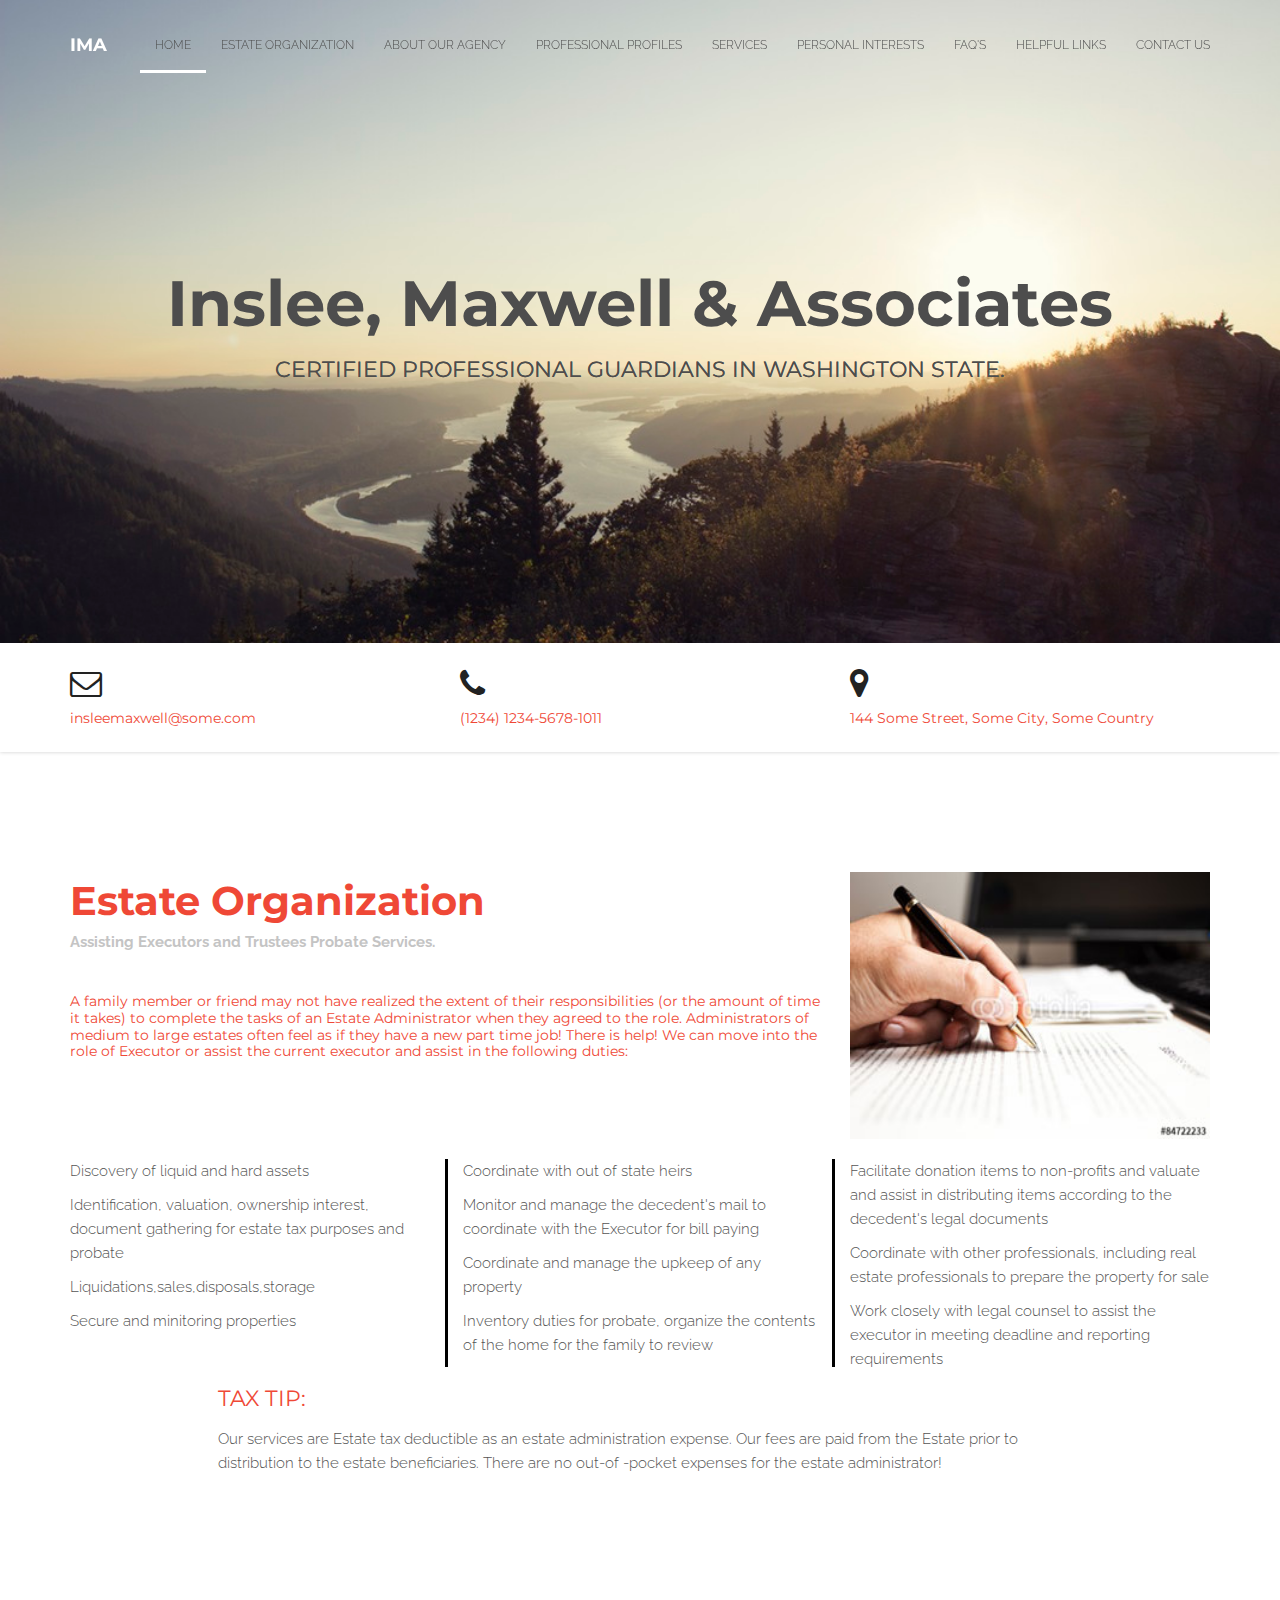
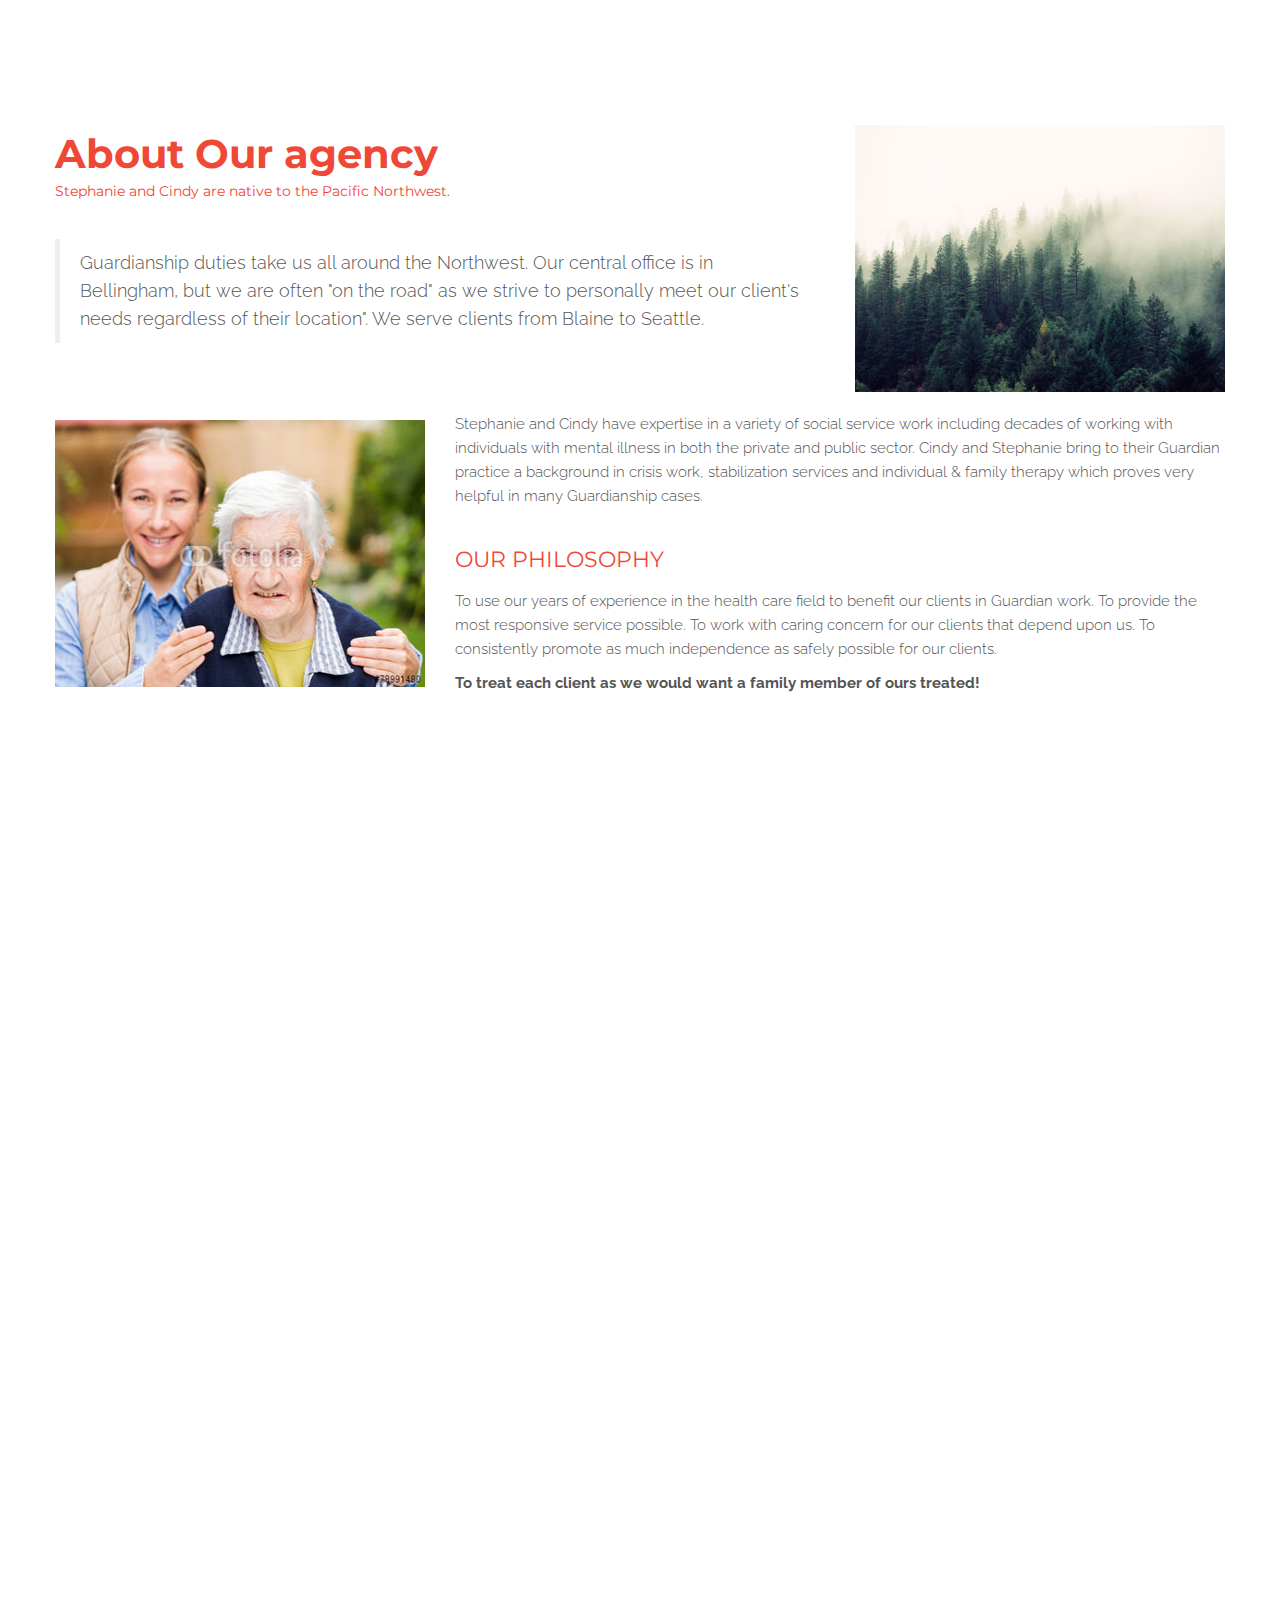
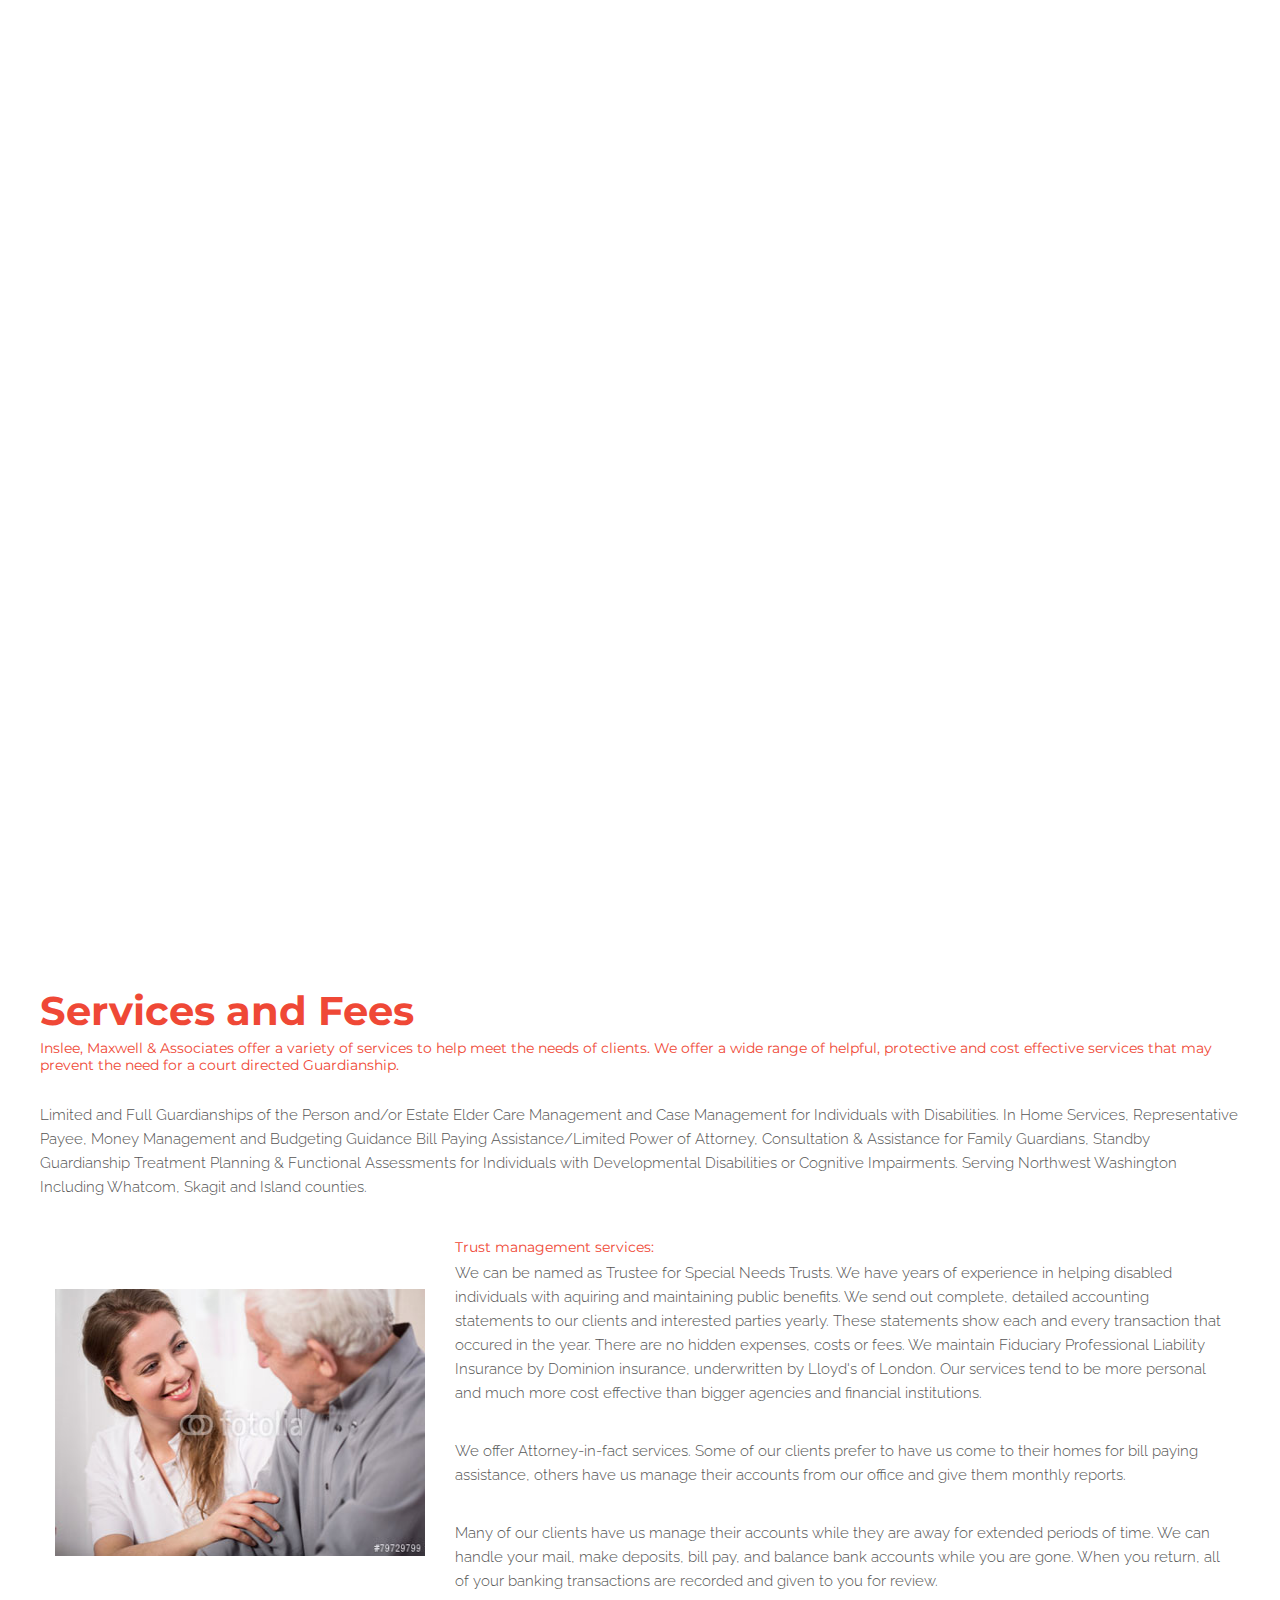
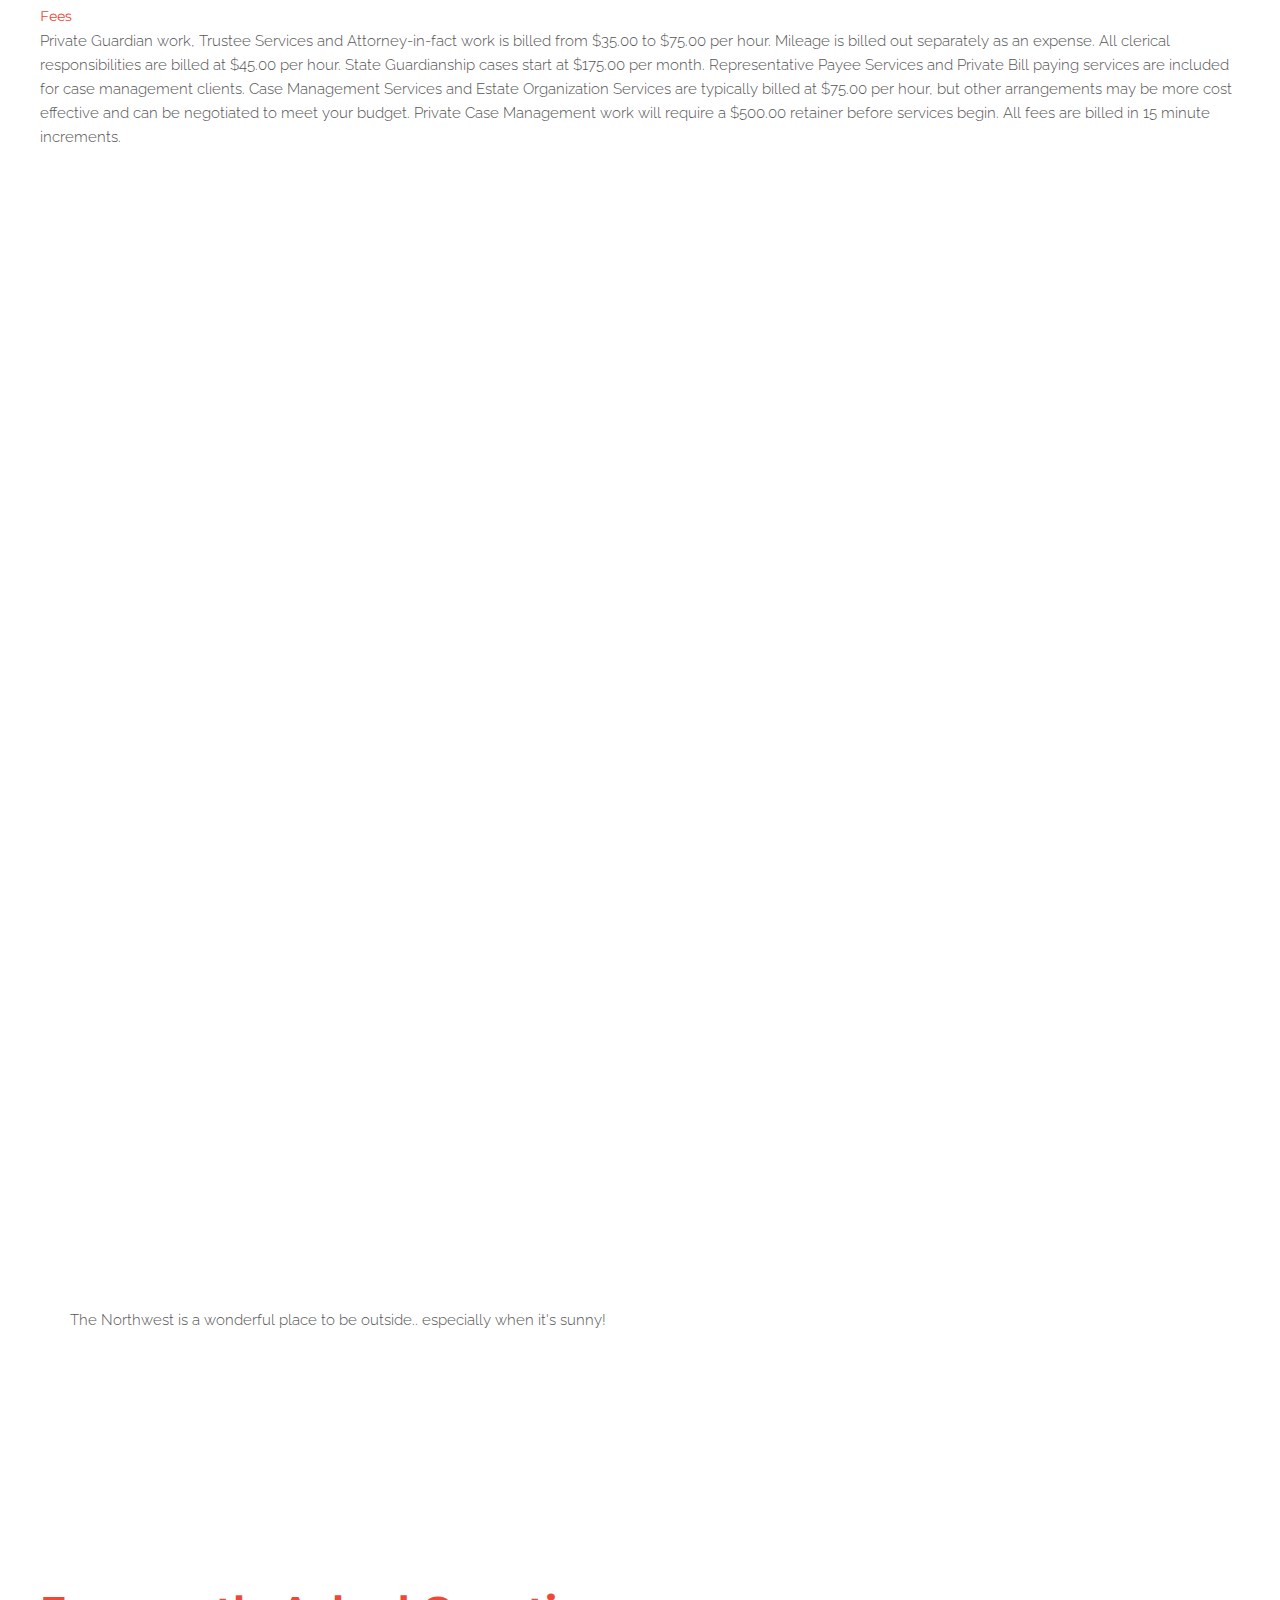
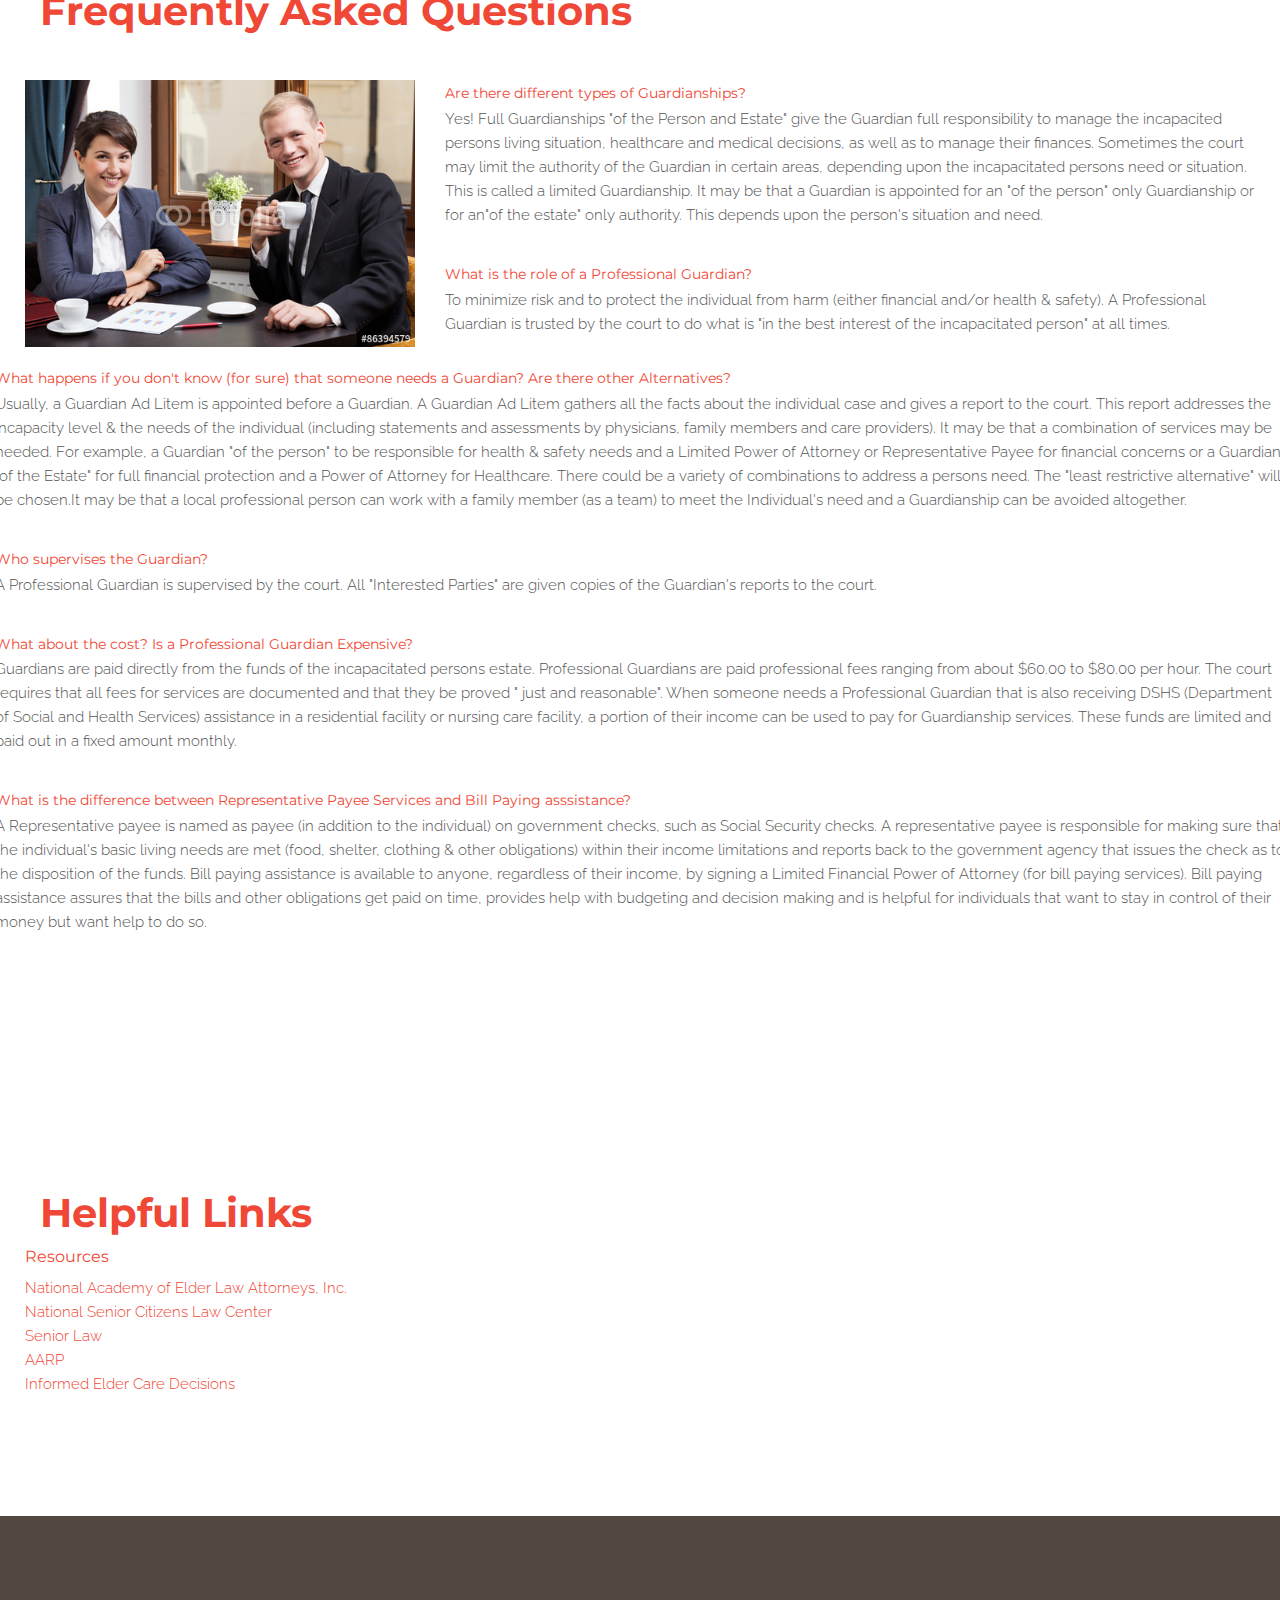
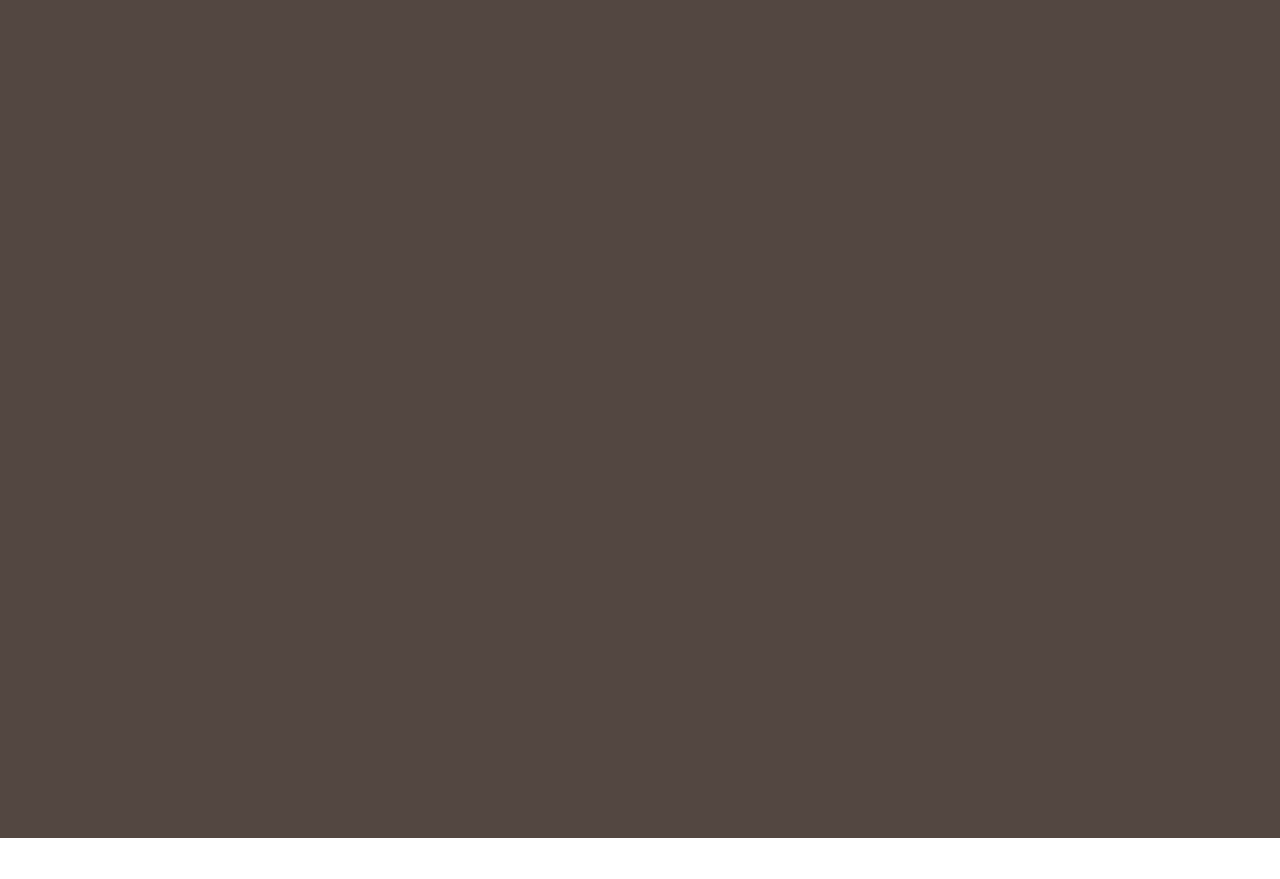
<file: Site/Slideshow/index.html>
﻿<!DOCTYPE html>
<html lang="en-US">
    
    <head>
        <meta charset="UTF-8">
        <meta name="viewport" content="width=device-width, initial-scale=1.0">
        <meta name="description" content="">
        <meta name="author" content="">
        <title>Inslee Maxwell Associates</title>
        <!-- CSS -->
        <!-- Bootstrap core CSS -->
        <link href="assets/bootstrap/css/bootstrap.min.css" rel="stylesheet" media="screen">
        <!-- Owl Carousel -->
        <link href="assets/css/owl.theme.css" rel="stylesheet">
        <link href="assets/css/owl.carousel.css" rel="stylesheet">
        <!-- Magnific-popup lightbox -->
        <link href="assets/css/magnific-popup.css" rel="stylesheet">
        <!-- Simple text rotator -->
        <link href="assets/css/simpletextrotator.css" rel="stylesheet">
        <!-- Font Awesome CSS -->
        <link href="assets/css/font-awesome.min.css" rel="stylesheet" media="screen">
        <!-- Animate css -->
        <link href="assets/css/animate.css" rel="stylesheet">
        <!-- Custom styles CSS -->
        <link href="assets/css/style.css" rel="stylesheet" media="screen">
    </head>
    
    <body>
        <div class="wrapper">
            <!-- Navigation start -->
            <nav class="navbar navbar-custom navbar-fixed-top">
                <div class="container">
                    <div class="navbar-header">
                        <button type="button" class="navbar-toggle" data-toggle="collapse" data-target="#bs-example-navbar-collapse-1">	<span class="sr-only">Toggle navigation</span>
	<span class="icon-bar"></span>
	<span class="icon-bar"></span>
	<span class="icon-bar"></span>

                        </button>	<a class="navbar-brand" href="#">IMA</a>

                    </div>
                    <div class="collapse navbar-collapse" id="bs-example-navbar-collapse-1">
                        <ul class="nav navbar-nav navbar-right">
                            <li><a href="#home">home</a>
                            </li>
                            <li><a href="#Estate">Estate Organization</a>
                            </li>
                            <li><a href="#about">About Our Agency</a>
                            </li>
                            <li><a href="#profiles">Professional Profiles</a>
                            </li>
                            <li><a href="#services">Services</a>
                            </li>
                            <li><a href="#interests">Personal Interests</a>
                            </li>
                            <li><a href="#faq">FAQ'S</a>
                            </li>
                            <li><a href="#helpful">Helpful Links</a>
                            </li>
                            <li><a href="#contact1">Contact Us</a>
                            </li>
                        </ul>
                    </div>
                </div>
            </nav>
            <!-- Navigation end -->
            <!-- Home -->
            <section id="home" class="section">
                <div class="container">
                    <div class="row">
                        <div class="col-md-12">
                            <div class="hello wow bounceInDown">
                                	<h1>Inslee, Maxwell & Associates</h1>

                                	<h3><span class="rotate">Certified Professional Guardians In Washington State. | Members of Elder Service Providers and the Alzheimer Society of Washington.
 | Members of the National Guardianship Association (NGA).</span></h3>

                            </div>
                        </div>
                    </div>
                        <!-- .row -->
                    </div>
                    <!-- .container -->
            </section>
            <!-- Home end -->
            <!-- Profile contact callout section -->
            <section id="profile-contact1">
                <div class="container">
                    <div class="row">
                        <div class="col-sm-4 wow bounceInLeft">
                            <div class="profile-item">	<i class="fa fa-envelope-o"></i>

                                	<h5><a href="#">insleemaxwell@some.com</a></h5>

                            </div>
                        </div>
                        <div class="col-sm-4 wow bounceInUp">
                            <div class="profile-item">	<i class="fa fa-phone"></i>

                                	<h5>(1234) 1234-5678-1011</h5>

                            </div>
                        </div>
                        <div class="col-sm-4 wow bounceInRight">
                            <div class="profile-item">	<i class="fa fa-map-marker"></i>

                                	<h5>144 Some Street, Some City, Some Country</h5>

                            </div>
                        </div>
                    </div>
                    <!-- .row -->
                </div>
                <!-- .container -->
            </section>
            <!-- Estate Organization start -->
            <section id="Estate" class="section">
                <div class="container">
                    <div class="row estate">
                        <div class="col-md-8 headline wow bounceInDown">
                            	<h2>Estate Organization</h2>

                            <p>Assisting Executors and Trustees Probate Services.</p>
                            <br>
                            	<h5>A family member or friend may not have realized the extent of their responsibilities (or the amount of time it takes) to complete the tasks of an Estate Administrator when they agreed to the role. Administrators of medium to large estates often feel as if they have a new part time job! 
						There is help! We can move into the role of Executor or assist the current executor and assist in the following duties:</h5>

                        </div>
                        <div class="col-md-4 pen">
                            <img src="assets/images/penandpaper.jpg" class="img-responsive" style="width: 400px; height: 267px;" alt="pen and paper">
                        </div>
                    </div>
                    <div class="row">
                        <div class="col-md-4 first-row">
                            <p>Discovery of liquid and hard assets</p>
                            <p>Identification, valuation, ownership interest, document gathering for estate tax purposes and probate</p>
                            <p>Liquidations,sales,disposals,storage</p>
                            <p>Secure and minitoring properties</p>
                        </div>
                        <div class="col-md-4 second-row">
                            <p>Coordinate with out of state heirs</p>
                            <p>Monitor and manage the decedent's mail to coordinate with the Executor for bill paying</p>
                            <p>Coordinate and manage the upkeep of any property</p>
                            <p>Inventory duties for probate, organize the contents of the home for the family to review</p>
                        </div>
                        <div class="col-md-4 third-row">
                            <p>Facilitate donation items to non-profits and valuate and assist in distributing items according to the decedent's legal documents</p>
                            <p>Coordinate with other professionals, including real estate professionals to prepare the property for sale</p>
                            <p>Work closely with legal counsel to assist the executor in meeting deadline and reporting requirements</p>
                        </div>
                    </div>
                </div>
                <div class="row">
                    <div class="col-md-2"></div>
                    <div class="col-md-8 tip">
                        	<h3>TAX TIP:</h3> 
                        <p>Our services are Estate tax deductible as an estate administration expense. Our fees are paid from the Estate prior to distribution to the estate beneficiaries. There are no out-of -pocket expenses for the estate administrator!</p>
                    </div>
                    <div class="col-md-2"></div>
                </div>
               
                <!-- .row -->
    
        <!-- .container -->
        </section>
        <!-- Estate end -->
        <!-- About Us start -->
        <section id="about" class="section">
            <div class="container">
                <div class="row">
                    <div class="row">
                        <div class="col-md-8">
                            	<h2>About Our agency</h2>

                            	<h5>Stephanie and Cindy are native to the Pacific Northwest.</h5>
                            <br>
                            <p><blockquote>Guardianship duties take us all around the Northwest. Our central office is in Bellingham, but we are often "on the road" as we strive to personally meet our client's needs regardless of their location". We serve clients from Blaine to Seattle.</blockquote>
                            </p>
                        </div>
                        <div class="col-md-4">
                            <img src="assets/images/trees.jpg" class="img-responsive" style="width: 400px; height: 267px;" alt= "trees">
                        </div>
                    </div>
                </div>
                <!-- .row -->
                <div class="row">
                    <div class="row">
                        <div class="col-md-4 caregiver">
                            <img src="assets/images/caregiver.jpg" class="img-responsive" style="width: 400px; height: 267px;" alt= "caregiver">
                        </div>
                        <div class="col-md-8 socialservice">
                            <p>Stephanie and Cindy have expertise in a variety of social service work including decades of working with individuals with mental illness in both the private and public sector. Cindy and Stephanie bring to their Guardian practice a background in crisis work, stabilization services and individual & family therapy which proves very helpful in many Guardianship cases.</p>
                            <br>
                            	<h3>Our Philosophy</h3>

                            <p>To use our years of experience in the health care field to benefit our clients in Guardian work. To provide the most responsive service possible. To work with caring concern for our clients that depend upon us. To consistently promote as much independence as safely possible for our clients.</p>
                            <p><b>To treat each client as we would want a family member of ours treated!</b>
                            </p>
                        </div>
                    </div>
                </div>
                <!-- .row -->
                <div class="row"></div>
                <!-- .row -->
            </div>
            <!-- .container -->
        </section>
        <!-- About Us end -->
        <!-- Professional Profiles -->
        <section id="profiles" class="section">
            <div class="container">
                <div class="row">
                    <div class="col-md-12 headline wow bounceInDown">
                        	<h2>Professional Profiles</h2>

                        <p>Biographical Information: When choosing a Professional Guardian, education, qualifications and experience count! However, a Client/Guardian relationship is also a uniquely personal one too. Personality and individuality should also be taken into consideration. The client and their family or care givers need feel comfortable with the Guardian to problem solve through difficult situations or decisions.</p>
                    </div>
                    <div class="col-md-3 wow bounceInLeft">
                        
                            <img src="assets/images/stephanieprofile.jpg" class="img-responsive" alt="Stephanie">
                            <br>
                            	<h4>Stephanie Inslee, MA</h4>

                  
                </div>
                    <div class="col-md-9 wow bounceInRight profile1descr">
                        <p>Stephanie has lived in Whatcom county for over 25 years. She is a Certified Professional Guardian with a BA degree in Human Services from Western Washington University and an MA degree in Psychology from Antioch University, Seattle. Stephanie is a Licensed Mental Health Counselor. For many years, she has worked in the Behavioral Health Department (mental health & chemical dependency) for a large west coast Insurance company, as well as providing services to individuals and families in private practice.The unique blend of private and public social work allows Stephanie to bring specialty to her guardian practice in mental and medical healthcare, care management, and developmental disabilities. Contact Stephanie by calling the office at 360-676-7398 or by email at stephanie@northwestguardians.com</p>
                    </div>
                </div>


                    <div class="row">
                        
                        <div class="col-md-3 wow bounceInRight">
                            
                                <img src="assets/images/cindyprofile.jpg" class="img-responsive" alt="Cindy">
                                <br>
                                	<h4>Cindy Maxwell, MA</h4>

                           
                </div>
                        <div class="col-md-9 wow bounceInLeft profile1descr">
                            <p>Cindy is a Certified Professional Guardian with a BA in Psychology from the University of Washington and an MA degree in Psychology from Antioch University, Seattle. Cindy has many years of experience providing services to "difficult to serve" populations, including the chronically mentally ill, dual diagnosed & incarcerated individuals (adults & children). Cindy is an Licensed Mental Health Counselor and has been an owner/partner in two local mental health agencies, serving a three county area. Cindy is on the Board of Directors for Elder Service Providers (ESP) in Whatcom County and brings extensive experience in mental health, cognitive impairments, care coordination and business skills to her guardianship practice. Contact Cindy by calling the office at 360-676-7398 or by email cindy@northwestguardians.com</p>
                        </div>
                    </div>
                        <div class="row">
                            
                            <div class="col-md-3 wow bounceInRight">
                                
                                    <img src="assets/images/Terriprofile.jpg" class="img-responsive" alt="Terri">
                                    <br>
                                    	<h4>Terri Briant Booth</h4>

                            
                           
                    </div>
                            <div class="col-md-9 wow bounceInLeft profile1descr">
                                <p>Terri is our case manager providing home visits and care coordination for our clients. Terri has many years of experience managing home care agencies and staff. She has special expertise in dementia care and uses her experience to better the lives of our clients. Terri is also a fabulous cook! Contact Terri by calling the office at 360-676-7398 or by email terri@northwestguardians.com</p>
                            </div>
                        </div>
                            <div class="row">
                                
                                <div class="col-md-3 wow bounceInRight">
                                    
                                        <img src="assets/images/Jamieprofile.jpg" class="img-responsive" alt="Jamie">
                                        <br>
                                        	<h4>Jamie Kaplan, MA</h4>

                                    
                            </div>
                    
                                <div class="col-md-9 wow bounceInRight profile1descr">
                                    <p>Jamie is our Accounts Manager. With humor and tenacity, she runs the office and keeps all of us organized. Jamie received her B.A. from Washington State University and then went on to attend graduate school at the University of the Pacific. In her spare time Jamie likes to travel, camp and take her VW Westfalia on road trips.</p>
                                </div>
                            </div>
                         </div>
                     

                            <!-- .container -->
        </section>
        <!-- Profiles end -->
        <!-- Services start -->
        
        <section id="services" class="section">
            <div class="container">
                <div class="row">
                    <div class="row">
                        <div class="">
                            	<h2>Services and Fees</h2>

                            	<h5>Inslee, Maxwell & Associates offer a variety of services to help meet the needs of clients. We offer a wide range of helpful, protective and cost effective services that may prevent the need for a court directed Guardianship.</h5>
                            <br>
                        </div>
                        <div class="">
                            <p>Limited and Full Guardianships of the Person and/or Estate Elder Care Management and Case Management for Individuals with Disabilities. In Home Services, Representative Payee, Money Management and Budgeting Guidance Bill Paying Assistance/Limited Power of Attorney, Consultation & Assistance for Family Guardians, Standby Guardianship Treatment Planning & Functional Assessments for Individuals with Developmental Disabilities or Cognitive Impairments. Serving Northwest Washington Including Whatcom, Skagit and Island counties.</p>
                        </div>
                    </div>
                </div>
                <!-- .row -->
                <div class="row">
                    <div class="row">
                        <div class="col-md-4 caregiver2">
                            <img src="assets/images/caregiver2.jpg" class="img-responsive" style="width: 400px; height: 267px;" alt= "caregiver">
                        </div>
                        <div class="col-md-8 socialservice">
                            <p>
                                <h5>Trust management services:</h5> <p>We can be named as Trustee for Special Needs Trusts. We have years of experience in helping disabled individuals with aquiring and maintaining public benefits. We send out complete, detailed accounting statements to our clients and interested parties yearly. These statements show each and every transaction that occured in the year. There are no hidden expenses, costs or fees. We maintain Fiduciary Professional Liability Insurance by Dominion insurance, underwritten by Lloyd's of London. Our services tend to be more personal and much more cost effective than bigger agencies and financial institutions.</p>
                            <br>
                            <p>We offer Attorney-in-fact services. Some of our clients prefer to have us come to their homes for bill paying assistance, others have us manage their accounts from our office and give them monthly reports.</p>
                            <br>
                            <p>Many of our clients have us manage their accounts while they are away for extended periods of time. We can handle your mail, make deposits, bill pay, and balance bank accounts while you are gone. When you return, all of your banking transactions are recorded and given to you for review.</p>
                        </div>
                    </div>
                    <!-- .row -->
                    <div class="row">
                        	<h5>Fees</h5>

                        <p>Private Guardian work, Trustee Services and Attorney-in-fact work is billed from $35.00 to $75.00 per hour. Mileage is billed out separately as an expense. All clerical responsibilities are billed at $45.00 per hour. State Guardianship cases start at $175.00 per month. Representative Payee Services and Private Bill paying services are included for case management clients. Case Management Services and Estate Organization Services are typically billed at $75.00 per hour, but other arrangements may be more cost effective and can be negotiated to meet your budget. Private Case Management work will require a $500.00 retainer before services begin. All fees are billed in 15 minute increments.</p>
                    </div>
                </div>
                <!-- .row -->
            </div>
            <!-- .container -->
        </section>
        <!-- Personal Interests-->
        <section id="interests" class="section">
            <div class="container">
                <div class="row">
                    <div class="col-md-12 headline wow bounceInDown">
                        	<h2>Personal Interests</h2>

                        	<h5>Here are some of our personal interests</h5>

                    </div>
                    <div class="col-md-4 col-sm-6 wow bounceInRight">	<a href="assets/images/garden1.jpg" class="pop-up">
							<div class="portfolio-item">
								<div class="portfolio-item-preview">
									<img src="assets/images/garden.jpg" alt="Garden">
								</div>
								
									
									<p>One of Cindy's peaceful garden designs.</p>
								
							</div>
						</a>

                    </div>
                    <div class="col-md-4 col-sm-6 wow bounceInUp" data-wow-delay=".2s">	<a href="assets/images/flowers.jpg" class="pop-up">
							<div class="portfolio-item">
								<div class="portfolio-item-preview">
									<img src="assets/images/flowers2.jpg" alt="flowers">
								</div>
								
									
									<p>One of Stephanie's "hybrid" flowers</p>
								
							</div>
						</a>

                    </div>
                    <div class="col-md-4 col-sm-6 wow bounceInUp" data-wow-delay=".4s">	<a href="assets/images/garden2.jpg" class="pop-up">
							<div class="portfolio-item">
								<div class="portfolio-item-preview">	
									<img src="assets/images/garden2.jpg" alt="garden">
								</div>
								
									
									<p>Garden</p>
								
							</div>
						</a>

                    </div>
                    <div class="col-md-4 col-sm-6 wow bounceInUp" data-wow-delay=".6s">	<a href="assets/images/dog.jpg" class="pop-up">
							<div class="portfolio-item">
								<div class="portfolio-item-preview">
									<img src="assets/images/dog.jpg"  alt="dog">
								</div>
								
									
									<p>This is Spike, Stephanie's long haired Chihuahua, and a frequent visitor at the office.

    One of Cindy's peaceful garden designs.

</p>
								
							</div>
						</a>

                    </div>
                </div>
                <!-- .row -->
                <p>The Northwest is a wonderful place to be outside.. especially when it's sunny!</p>
            </div>
            <!-- .container -->
        </section>
        <!-- Frequently Asked Questions -->
        <section id="faq" class="section">
            <div class="container">
                <div class="row">
                    <div class="row">
                        <div class="">
                            	<h2>Frequently Asked Questions</h2>

                        </div>
                        <!-- .row -->
                        <div class="row">
                            <div class="row">
                                <div class="col-md-4 faq">
                                    <img src="assets/images/meeting.jpg" class="img-responsive" style="width: 400px; height: 267px;" alt= "meeting">
                                </div>
                                <div class="col-md-8 questions">
                                    	<h5>Are there different types of Guardianships?</h5>

                                    <p>Yes! Full Guardianships "of the Person and Estate" give the Guardian full responsibility to manage the incapacited persons living situation, healthcare and medical decisions, as well as to manage their finances. Sometimes the court may limit the authority of the Guardian in certain areas, depending upon the incapacitated persons need or situation. This is called a limited Guardianship. It may be that a Guardian is appointed for an "of the person" only Guardianship or for an"of the estate" only authority. This depends upon the person's situation and need.</p>
                                    <br>
                                    	<h5>What is the role of a Professional Guardian?</h5>

                                    <p>To minimize risk and to protect the individual from harm (either financial and/or health & safety). A Professional Guardian is trusted by the court to do what is "in the best interest of the incapacitated person" at all times.</p>
                                    <br>
                                </div>
                                <div class="row">
                                    
									<h5>What happens if you don't know (for sure) that someone needs a  Guardian? Are there other Alternatives?</h5>

                                    	<p>Usually, a Guardian Ad Litem is appointed before a Guardian. A Guardian Ad Litem gathers all the facts about the individual case and gives a report to the court. This report addresses the incapacity level & the needs of the individual (including statements and assessments by physicians, family members and care providers). It may be that a combination of services may be needed. For example, a Guardian "of the person" to be responsible for health & safety needs and a Limited Power of Attorney or Representative Payee for financial concerns or a Guardian "of the Estate" for full financial protection and a Power of Attorney for Healthcare. There could be a variety of combinations to address a persons need. The "least restrictive alternative" will be chosen.It may be that a local professional person can work with a family member (as a team) to meet the Individual's need and a Guardianship can be avoided altogether.</p>
                                    <br>
                                    
									<h5>Who supervises the Guardian?</h5>

                                    <p>A Professional Guardian is supervised by the court. All "Interested Parties" are given copies of the Guardian's reports to the court.</p>
                                    <br>
                                    
									<h5>What about the cost? Is a Professional Guardian Expensive?</h5>

                                    <p>Guardians are paid directly from the funds of the incapacitated persons estate. Professional Guardians are paid professional fees ranging from about $60.00 to $80.00 per hour. The court requires that all fees for services are documented and that they be proved " just and reasonable". When someone needs a Professional Guardian that is also receiving DSHS (Department of Social and Health Services) assistance in a residential facility or nursing care facility, a portion of their income can be used to pay for Guardianship services. These funds are limited and paid out in a fixed amount monthly.</p>
                                    <br>
                                    
									<h5>What is the difference between  Representative Payee Services and Bill Paying asssistance?</h5>

                                    <p>A Representative payee is named as payee (in addition to the individual) on government checks, such as Social Security checks. A representative payee is responsible for making sure that the individual's basic living needs are met (food, shelter, clothing & other obligations) within their income limitations and reports back to the government agency that issues the check as to the disposition of the funds. Bill paying assistance is available to anyone, regardless of their income, by signing a Limited Financial Power of Attorney (for bill paying services). Bill paying assistance assures that the bills and other obligations get paid on time, provides help with budgeting and decision making and is helpful for individuals that want to stay in control of their money but want help to do so.</p>
                                </div>
                                </div>
                                <!-- .row -->
                            </div>
                      </div>
                  </div>
              </div>

                        <!-- .container -->
        </section>
        <!-- Helpful Links -->
        <section id="helpful" class="section">
            <div class="container">
                <div class="row">
                    <div class="row">
                        <div class="">
                            	<h2>Helpful Links</h2>

                        </div>
                        <!-- .row -->
                        <div class="row">
                            <div class="row">
                                <div class="col-md-6 helplinks">
                                    	<h4>Resources</h4>

                                    <table>
                                        <tr>
                                            <td> <a href="https://www.naela.org/">National Academy of Elder Law Attorneys, Inc.</a>
                                            </td>
                                        </tr>
                                        <tr>
                                            <td> <a href="http://www.nsclc.org/">National Senior Citizens Law Center</a>
                                            </td>
                                        </tr>
                                        <tr>
                                            <td> <a href="http://www.seniorlaw.com/">Senior Law</a>
                                            </td>
                                        </tr>
                                        <tr>
                                            <td> <a href="http://www.aarp.org/">AARP</a>
                                            </td>
                                        </tr>
                                        <tr>
                                            <td> <a href="http://www.elderlifeplanning.com/">Informed Elder Care Decisions</a>
                                            </td>
                                        </tr>
                                    </table>
                                </div>
                            </div>
                            <!-- .row -->
                        </div>
                    </div>
                </div>
            </div>
                    <!-- .container -->
        </section>
        <!-- Helpful Links end -->
        
        <!-- Contact section start -->
        <section id="contact1" class="section">
            <div class="container">
                <div class="row">
                    <div class="col-md-12 headline wow bounceInLeft">
                        	<h2>Contact Us</h2>

                        <p>For General business:
                            <p>You can contact us by phone at 360-676-7398 or by fax at 360-733-8449. Our general office E-mail is insleemaxwell@hotmail.com. Jamie, our Accounts Manager is generally available Tuesday, Wednesday and Thursday between 10:00 am and 2:00pm. Margaret, our administrative assistant is available Monday through Friday between 10:00am and 4:00pm. We are closed on weekends and all major holidays, but feel free to leave a message on the office phone anytime (day or night) and we can attend to it when the office is open. For medically urgent Guardianship or Health Care issues, Stephanie, Cindy, Terri and Jennifer are all available by cell phones. Stephanie: 360-224-8837 Cindy: 360-224-3776 Terri: 360-303-2071 Jennifer: 425-789-8804</p>
                    </div>
                    <div class="col-md-6 wow bounceInUp">
                        <ul class="icon-list">
                            <li><i class="fa fa-fw fa-map-marker"></i>001 Some Street, Some City, US</li>
                            <li><i class="fa fa-fw fa-phone"></i>123 4567 8910</li>
                            <li><i class="fa fa-fw fa-envelope-o"></i><a href="mailto:">support@site.com</a>
                            </li>
                            <li><i class="fa fa-fw fa-globe"></i><a href="">http://www.site.com</a>
                            </li>
                        </ul>
                    </div>
                    <div class="col-md-6 wow bounceInRight">
                        <form id="contact-form">
                            <div class="form-group">
                                <label class="sr-only" for="c_name">Name</label>
                                <input type="text" id="c_name" class="form-control" name="c_name" placeholder="Name">
                            </div>
                            <div class="form-group">
                                <label class="sr-only" for="c_email">Email address</label>
                                <input type="email" id="c_email" class="form-control" name="c_email" placeholder="E-mail">
                            </div>
                            <div class="form-group">
                                <textarea class="form-control" id="c_message" name="c_message" rows="7" placeholder="Your message"></textarea>
                            </div>
                            <button type="submit" class="btn btn-custom-1">	<i class="fa fa-bullhorn icon-before"></i> Send it</button>
                        </form>
                        <div class="ajax-response"></div>
                    </div>
                </div>
                <!-- .row -->
            </div>
            <!-- .container -->
        </section>
        <!-- Contact section end -->
        <!-- Footer start -->
        <footer id="footer">
            <div class="container">
                <div class="row">
                    <div class="col-md-12"></div>
                </div>
                <!-- .row -->
            </div>
            <!-- .container -->
        </footer>
        <!-- Footer end -->
        </div>
        <!-- .wrapper -->
        <!-- Javascript files -->
        <!-- jQuery -->
        <script src="assets/js/jquery-1.11.0.min.js"></script>
        <!-- Bootstrap JS -->
        <script src="assets/bootstrap/js/bootstrap.min.js"></script>
        <!-- Background slider -->
        <script src="assets/js/jquery.backstretch.min.js"></script>
        <!-- OwlCarousel -->
        <script src="assets/js/owl.carousel.min.js"></script>
        <!-- Modal for portfolio -->
        <script src="assets/js/jquery.magnific-popup.min.js"></script>
        <!-- Text rotator -->
        <script src="assets/js/jquery.simple-text-rotator.min.js"></script>
        <!-- Waypoints -->
        <script src="assets/js/jquery.waypoints.js"></script>
        <!-- CountTo -->
        <script src="assets/js/jquery.countTo.js"></script>
        <!-- WOW - Reveal Animations When You Scroll -->
        <script src="assets/js/wow.min.js"></script>
        <!-- Smooth scroll -->
        <script src="assets/js/smoothscroll.js"></script>
        <!-- Custom scripts -->
        <script src="assets/js/custom.js"></script>
    </body>

</html>
</file>
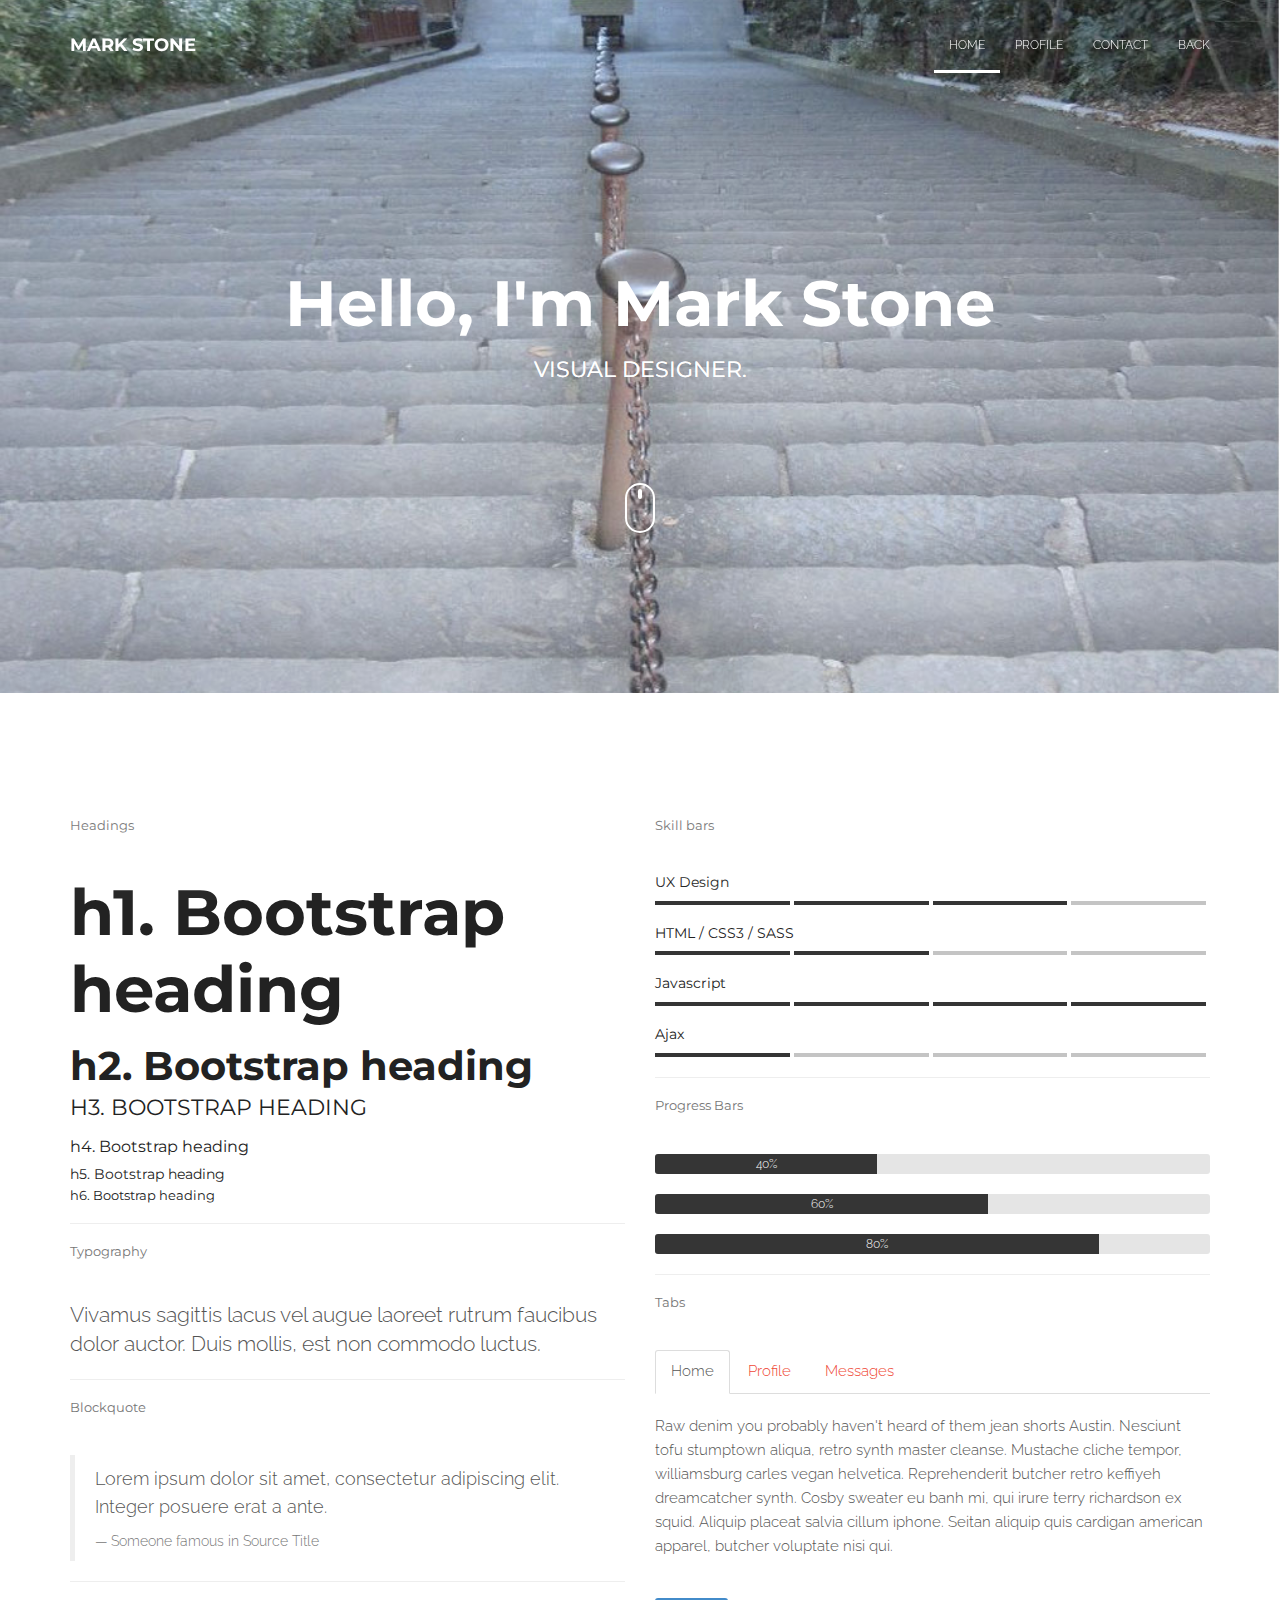
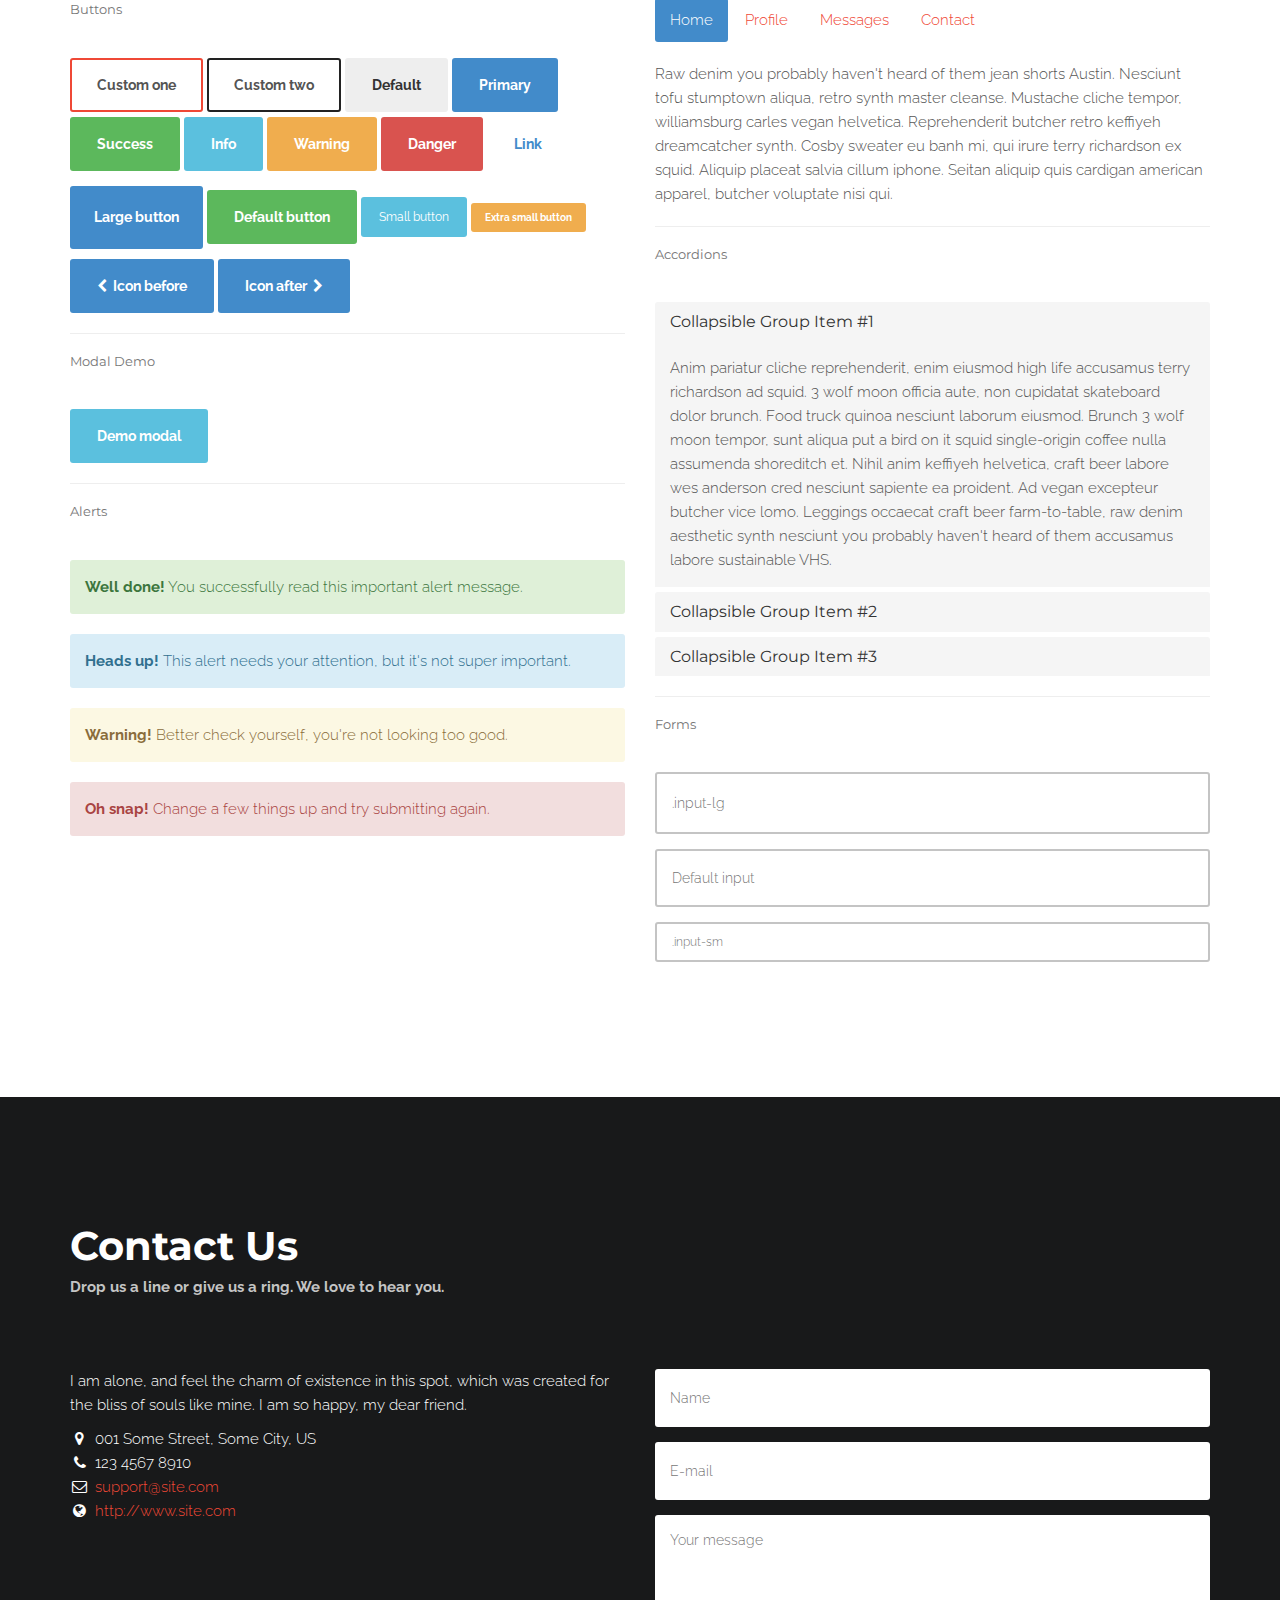
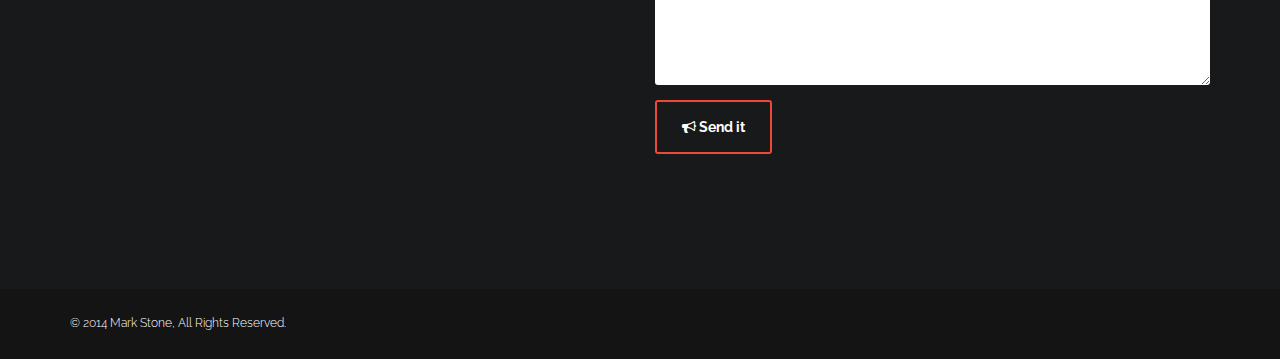
<file: Site/Image/components.html>
﻿<!DOCTYPE html>
<html lang="en">
<head>
	<meta charset="UTF-8">
	<meta name="viewport" content="width=device-width, initial-scale=1.0">
	<meta name="description" content="">
	<meta name="author" content="">

	<title>Components</title>

	<!-- CSS -->
	<!-- Bootstrap core CSS -->
	<link href="assets/bootstrap/css/bootstrap.min.css" rel="stylesheet" media="screen">

	<!-- Owl Carousel -->
	<link href="assets/css/owl.theme.css" rel="stylesheet">
	<link href="assets/css/owl.carousel.css" rel="stylesheet">

	<!-- Magnific-popup lightbox -->
	<link href="assets/css/magnific-popup.css" rel="stylesheet">

	<!-- Simple text rotator -->
	<link href="assets/css/simpletextrotator.css" rel="stylesheet">

	<!-- Font Awesome CSS -->
	<link href="assets/css/font-awesome.min.css" rel="stylesheet" media="screen">

	<!-- Animate css -->
	<link href="assets/css/animate.css" rel="stylesheet">

	<!-- Custom styles CSS -->
	<link href="assets/css/style.css" rel="stylesheet" media="screen">
</head>
<body>

	<div class="wrapper">

		<!-- Preloader -->

		<div id="preloader">
			<div id="status">
				<div class="status-mes"><h4>Mark Stone</h4></div>
			</div>
		</div>

		<!-- Navigation start -->

		<nav class="navbar navbar-custom navbar-fixed-top" role="navigation">
			<div class="container">

				<!-- Brand and toggle get grouped for better mobile display -->
				<div class="navbar-header">
					<button type="button" class="navbar-toggle" data-toggle="collapse" data-target="#bs-example-navbar-collapse-1">
						<span class="sr-only">Toggle navigation</span>
						<span class="icon-bar"></span>
						<span class="icon-bar"></span>
						<span class="icon-bar"></span>
					</button>
					<a class="navbar-brand" href="#">Mark Stone</a>
				</div>

				<!-- Collect the nav links, forms, and other content for toggling -->
				<div class="collapse navbar-collapse" id="bs-example-navbar-collapse-1">
					<ul class="nav navbar-nav navbar-right">
						<li><a href="#intro">home</a></li>
						<li><a href="#components">Profile</a></li>
						<li><a href="#contact">Contact</a></li>
						<li><a href="index.html">Back</a></li>
					</ul>
				</div>

			</div>
		</nav>

		<!-- Navigation end -->

		<!-- Intro section start -->

		<section id="intro" class="section">

			<div class="container">

				<div class="row">

					<div class="col-md-12">

						<div class="hello">
							<h1>Hello, I'm Mark Stone</h1>
							<h3><span class="rotate">Visual Designer. | Front-end Developer. | C# Programmer.</span></h3>
						</div>

						<div class="mouse-icon">
							<div class="wheel"></div>
						</div>
						
					</div>

				</div><!-- .row -->

			</div><!-- .container -->

		</section>

		<!-- Intro section end -->

		<!-- Components section start -->

		<section id="components" class="section">

			<div class="container">

				<div class="row">

					<div class="col-md-6">

						<!-- Headings -->
						<h6 class="text-muted long-down">Headings</h6>
						<h1>h1. Bootstrap heading</h1>
						<h2>h2. Bootstrap heading</h2>
						<h3>h3. Bootstrap heading</h3>
						<h4>h4. Bootstrap heading</h4>
						<h5>h5. Bootstrap heading</h5>
						<h6>h6. Bootstrap heading</h6>

						<hr>
						<!-- Typography -->
						<h6 class="text-muted long-down">Typography</h6>

						<p class="lead">Vivamus sagittis lacus vel augue laoreet rutrum faucibus dolor auctor. Duis mollis, est non commodo luctus.</p>

						<hr>
						<!-- Blockquote -->

						<h6 class="text-muted long-down">Blockquote</h6>
						<blockquote>
							<p>Lorem ipsum dolor sit amet, consectetur adipiscing elit. Integer posuere erat a ante.</p>
							<footer>Someone famous in <cite title="Source Title">Source Title</cite></footer>
						</blockquote>

						<hr>

						<!-- Buttons -->

						<h6 class="text-muted long-down">Buttons</h6>

						<p class="btn-list">
							<button type="button" class="btn btn-custom-1">Custom one</button>
							<button type="button" class="btn btn-custom-2">Custom two</button>
							<button type="button" class="btn btn-default">Default</button>
							<button type="button" class="btn btn-primary">Primary</button>
							<button type="button" class="btn btn-success">Success</button>
							<button type="button" class="btn btn-info">Info</button>
							<button type="button" class="btn btn-warning">Warning</button>
							<button type="button" class="btn btn-danger">Danger</button>
							<button type="button" class="btn btn-link">Link</button>
						</p>

						<p>
							<button type="button" class="btn btn-primary btn-lg">Large button</button>
							<button type="button" class="btn btn-success">Default button</button>
							<button type="button" class="btn btn-info btn-sm">Small button</button>
							<button type="button" class="btn btn-warning btn-xs">Extra small button</button>
						</p>

						<p>
							<button type="button" class="btn btn-primary">
								<i class="icon-before fa fa-chevron-left"></i>Icon before
							</button>
							
							<button type="button" class="btn btn-primary">
								Icon after<i class="icon-after fa fa-chevron-right"></i>
							</button>
						</p>

						<hr>
						<!-- Modal Demo -->

						<h6 class="text-muted long-down">Modal Demo</h6>

						<p>
							<!-- Button trigger modal -->
							<button class="btn btn-info " data-toggle="modal" data-target="#myModal">Demo modal</button>
						</p>

						<!-- Modal -->
						<div class="modal fade" id="myModal" tabindex="-1" role="dialog" aria-labelledby="myModalLabel" aria-hidden="true">
							<div class="modal-dialog">
								<div class="modal-content">
									<div class="modal-header">
										<button type="button" class="close" data-dismiss="modal" aria-hidden="true">×</button>
										<h4 class="modal-title" id="myModalLabel">Modal title</h4>
									</div>
									<div class="modal-body">
										...
									</div>
									<div class="modal-footer">
										<button type="button" class="btn btn-default" data-dismiss="modal">Close</button>
										<button type="button" class="btn btn-primary">Save changes</button>
									</div>
								</div>
							</div>
						</div>

						<hr>

						<!-- Alerts -->

						<h6 class="text-muted long-down">Alerts</h6>

						<div class="alert alert-success">
							<strong>Well done!</strong> You successfully read this important alert message.
						</div>

						<div class="alert alert-info">
							<strong>Heads up!</strong> This alert needs your attention, but it's not super important.
						</div>

						<div class="alert alert-warning">
							<strong>Warning!</strong> Better check yourself, you're not looking too good.
						</div>

						<div class="alert alert-danger long">
							<strong>Oh snap!</strong> Change a few things up and try submitting again.
						</div>

					</div><!-- .col-md -->

					<!--  -->

					<div class="col-lg-6">

						<h6 class="text-muted long-down">Skill bars</h6>

						<h5>UX Design</h5>
						<div class="skill-bar">
							<div class="skill-rate-on"></div>
							<div class="skill-rate-on"></div>
							<div class="skill-rate-on"></div>
							<div class="skill-rate-off"></div>
						</div>

						<h5>HTML / CSS3 / SASS</h5>
						<div class="skill-bar">
							<div class="skill-rate-on"></div>
							<div class="skill-rate-on"></div>
							<div class="skill-rate-off"></div>
							<div class="skill-rate-off"></div>
						</div>

						<h5>Javascript</h5>
						<div class="skill-bar">
							<div class="skill-rate-on"></div>
							<div class="skill-rate-on"></div>
							<div class="skill-rate-on"></div>
							<div class="skill-rate-on"></div>
						</div>

						<h5>Ajax</h5>
						<div class="skill-bar">
							<div class="skill-rate-on"></div>
							<div class="skill-rate-off"></div>
							<div class="skill-rate-off"></div>
							<div class="skill-rate-off"></div>
						</div>

						<hr>

						<!-- Progress Bars -->

						<h6 class="text-muted long-down">Progress Bars</h6>

						<div class="progress">
							<div class="progress-bar" role="progressbar" aria-valuenow="40" aria-valuemin="0" aria-valuemax="100" style="width: 40%">
								40%
							</div>
						</div>

						<div class="progress">
							<div class="progress-bar" role="progressbar" aria-valuenow="60" aria-valuemin="0" aria-valuemax="100" style="width: 60%;">
								60%
							</div>
						</div>

						<div class="progress">
							<div class="progress-bar" role="progressbar" aria-valuenow="80" aria-valuemin="0" aria-valuemax="100" style="width: 80%;">
								80%
							</div>
						</div>

						<hr>

						<!-- Tabs -->

						<h6 class="text-muted long-down">Tabs</h6>

						<!-- Nav tabs -->
						<ul class="nav nav-tabs">
							<li class="active"><a href="#tab1" data-toggle="tab">Home</a></li>
							<li><a href="#tab1" data-toggle="tab">Profile</a></li>
							<li><a href="#tab2" data-toggle="tab">Messages</a></li>
						</ul>

						<!-- Tab panes -->
						<div class="tab-content long-down">

							<div class="tab-pane active" id="tab1">Raw denim you probably haven't heard of them jean shorts Austin. Nesciunt tofu stumptown aliqua, retro synth master cleanse. Mustache cliche tempor, williamsburg carles vegan helvetica. Reprehenderit butcher retro keffiyeh dreamcatcher synth. Cosby sweater eu banh mi, qui irure terry richardson ex squid. Aliquip placeat salvia cillum iphone. Seitan aliquip quis cardigan american apparel, butcher voluptate nisi qui.</div>

							<div class="tab-pane" id="tab2">Mustache cliche tempor, williamsburg carles vegan helvetica. Reprehenderit butcher retro keffiyeh dreamcatcher synth. Cosby sweater eu banh mi, qui irure terry richardson ex squid. Aliquip placeat salvia cillum iphone. Seitan aliquip quis cardigan american apparel, butcher voluptate nisi qui.</div>

							<div class="tab-pane" id="tab3">Raw denim you probably haven't heard of them jean shorts Austin. Nesciunt tofu stumptown aliqua, retro synth master cleanse. Mustache cliche tempor, williamsburg carles vegan helvetica. Reprehenderit butcher retro keffiyeh dreamcatcher synth.</div>
						</div>


						<!-- Nav tabs -->
						<ul class="nav nav-pills">
							<li class="active"><a href="#tab1" data-toggle="tab">Home</a></li>
							<li><a href="#tab11" data-toggle="tab">Profile</a></li>
							<li><a href="#tab22" data-toggle="tab">Messages</a></li>
							<li><a href="#tab33" data-toggle="tab">Contact</a></li>
						</ul>

						<!-- Tab panes -->
						<div class="tab-content long">

							<div class="tab-pane active" id="tab11">Raw denim you probably haven't heard of them jean shorts Austin. Nesciunt tofu stumptown aliqua, retro synth master cleanse. Mustache cliche tempor, williamsburg carles vegan helvetica. Reprehenderit butcher retro keffiyeh dreamcatcher synth. Cosby sweater eu banh mi, qui irure terry richardson ex squid. Aliquip placeat salvia cillum iphone. Seitan aliquip quis cardigan american apparel, butcher voluptate nisi qui.</div>

							<div class="tab-pane" id="tab22">Mustache cliche tempor, williamsburg carles vegan helvetica. Reprehenderit butcher retro keffiyeh dreamcatcher synth. Cosby sweater eu banh mi, qui irure terry richardson ex squid. Aliquip placeat salvia cillum iphone. Seitan aliquip quis cardigan american apparel, butcher voluptate nisi qui.</div>

							<div class="tab-pane" id="tab33">Raw denim you probably haven't heard of them jean shorts Austin. Nesciunt tofu stumptown aliqua, retro synth master cleanse. Mustache cliche tempor, williamsburg carles vegan helvetica. Reprehenderit butcher retro keffiyeh dreamcatcher synth.</div>
						</div>

						<hr>

						<!-- Accordions -->

						<h6 class="text-muted long-down">Accordions</h6>

						<div class="panel-group long" id="accordion">
							<div class="panel panel-default">

								<div class="panel-heading">
									<h4 class="panel-title">
										<a data-toggle="collapse" data-parent="#accordion" href="#collapseOne">
											Collapsible Group Item #1
										</a>
									</h4>
								</div>

								<div id="collapseOne" class="panel-collapse collapse in">
									<div class="panel-body">
										Anim pariatur cliche reprehenderit, enim eiusmod high life accusamus terry richardson ad squid. 3 wolf moon officia aute, non cupidatat skateboard dolor brunch. Food truck quinoa nesciunt laborum eiusmod. Brunch 3 wolf moon tempor, sunt aliqua put a bird on it squid single-origin coffee nulla assumenda shoreditch et. Nihil anim keffiyeh helvetica, craft beer labore wes anderson cred nesciunt sapiente ea proident. Ad vegan excepteur butcher vice lomo. Leggings occaecat craft beer farm-to-table, raw denim aesthetic synth nesciunt you probably haven't heard of them accusamus labore sustainable VHS.
									</div>
								</div>
							</div>

							<div class="panel panel-default">

								<div class="panel-heading">
									<h4 class="panel-title">
										<a data-toggle="collapse" data-parent="#accordion" href="#collapseTwo">
											Collapsible Group Item #2
										</a>
									</h4>
								</div>

								<div id="collapseTwo" class="panel-collapse collapse">
									<div class="panel-body">
										Anim pariatur cliche reprehenderit, enim eiusmod high life accusamus terry richardson ad squid. 3 wolf moon officia aute, non cupidatat skateboard dolor brunch. Food truck quinoa nesciunt laborum eiusmod. Brunch 3 wolf moon tempor, sunt aliqua put a bird on it squid single-origin coffee nulla assumenda shoreditch et. Nihil anim keffiyeh helvetica, craft beer labore wes anderson cred nesciunt sapiente ea proident. Ad vegan excepteur butcher vice lomo. Leggings occaecat craft beer farm-to-table, raw denim aesthetic synth nesciunt you probably haven't heard of them accusamus labore sustainable VHS.
									</div>
								</div>
							</div>

							<div class="panel panel-default">

								<div class="panel-heading">
									<h4 class="panel-title">
										<a data-toggle="collapse" data-parent="#accordion" href="#collapseThree">
											Collapsible Group Item #3
										</a>
									</h4>
								</div>

								<div id="collapseThree" class="panel-collapse collapse">
									<div class="panel-body">
										Anim pariatur cliche reprehenderit, enim eiusmod high life accusamus terry richardson ad squid. 3 wolf moon officia aute, non cupidatat skateboard dolor brunch. Food truck quinoa nesciunt laborum eiusmod. Brunch 3 wolf moon tempor, sunt aliqua put a bird on it squid single-origin coffee nulla assumenda shoreditch et. Nihil anim keffiyeh helvetica, craft beer labore wes anderson cred nesciunt sapiente ea proident. Ad vegan excepteur butcher vice lomo. Leggings occaecat craft beer farm-to-table, raw denim aesthetic synth nesciunt you probably haven't heard of them accusamus labore sustainable VHS.
									</div>
								</div>
							</div>
						</div>

						<hr>

						<!-- Forms -->

						<h6 class="text-muted long-down">Forms</h6>

						<div class="form-group">
							<input class="form-control input-lg" type="text" placeholder=".input-lg">
						</div>

						<div class="form-group">
							<input class="form-control" type="text" placeholder="Default input">
						</div>

						<div class="form-group">
							<input class="form-control input-sm" type="text" placeholder=".input-sm">
						</div>

					</div><!-- .col-md -->

				</div><!-- .row -->

			</div><!-- .container -->

		</section>

		<!-- Components section end -->

		<!-- Contact section start -->

		<section id="contact" class="section">

			<div class="container">

				<div class="row">

					<div class="col-md-12 headline">
						<h2>Contact Us</h2>
						<p>Drop us a line or give us a ring. We love to hear you.</p>
					</div>

					<div class="col-md-6">

						<p>I am alone, and feel the charm of existence in this spot, which was created for the bliss of souls like mine. I am so happy, my dear friend.</p>

						<ul class="icon-list">
							<li><i class="fa fa-fw fa-map-marker"></i>001 Some Street, Some City, US</li>
							<li><i class="fa fa-fw fa-phone"></i>123 4567 8910</li>
							<li><i class="fa fa-fw fa-envelope-o"></i><a href="mailto:">support@site.com</a></li>
							<li><i class="fa fa-fw fa-globe"></i><a href="">http://www.site.com</a></li>
						</ul>

					</div>

					<div class="col-md-6">

						<form id="contact-form" role="form">

							<div class="form-group">
								<label class="sr-only" for="c_name">Name</label>
								<input type="text" id="c_name" class="form-control" name="c_name" placeholder="Name">
							</div>

							<div class="form-group">
								<label class="sr-only" for="c_email">Email address</label>
								<input type="email" id="c_email" class="form-control" name="c_email" placeholder="E-mail">
							</div>

							<div class="form-group">
								<textarea class="form-control" id="c_message" name="c_message" rows="7" placeholder="Your message"></textarea>
							</div>

							<button type="submit" class="btn btn-custom-1"><i class="fa fa-bullhorn"></i> Send it</button>

						</form>

						<div class="ajax-response"></div>

					</div>

				</div><!-- .row -->

			</div><!-- .container -->

		</section>

		<!-- Contact section end -->

		<!-- Footer start -->

		<footer id="footer">

			<div class="container">

				<div class="row">

					<div class="col-md-12">
						<p class="copy">
							© 2014 Mark Stone, All Rights Reserved.
						</p>
					</div>

				</div><!-- .row -->

			</div><!-- .container -->

		</footer>

		<!-- Footer end -->

	</div><!-- .wrapper -->

	<!-- Javascript files -->
	<!-- jQuery -->
	<script src="assets/js/jquery-1.11.0.min.js"></script>
	<!-- Bootstrap JS -->
	<script src="assets/bootstrap/js/bootstrap.min.js"></script>
	<!-- Background slider -->
	<script src="assets/js/jquery.backstretch.min.js"></script>
	<!-- OwlCarousel -->
	<script src="assets/js/owl.carousel.min.js"></script>
	<!-- Modal for portfolio -->
	<script src="assets/js/jquery.magnific-popup.min.js"></script>
	<!-- Text rotator -->
	<script src="assets/js/jquery.simple-text-rotator.min.js"></script>
	<!-- Waypoints -->
	<script src="assets/js/jquery.waypoints.js"></script>
	<!-- CountTo  -->
	<script src="assets/js/jquery.countTo.js"></script>
	<!-- WOW - Reveal Animations When You Scroll -->
	<script src="assets/js/wow.min.js"></script>   
	<!-- Smooth scroll -->
	<script src="assets/js/smoothscroll.js"></script>
	<!-- Custom scripts -->
	<script src="assets/js/custom.js"></script>

</body>
</html>
</file>
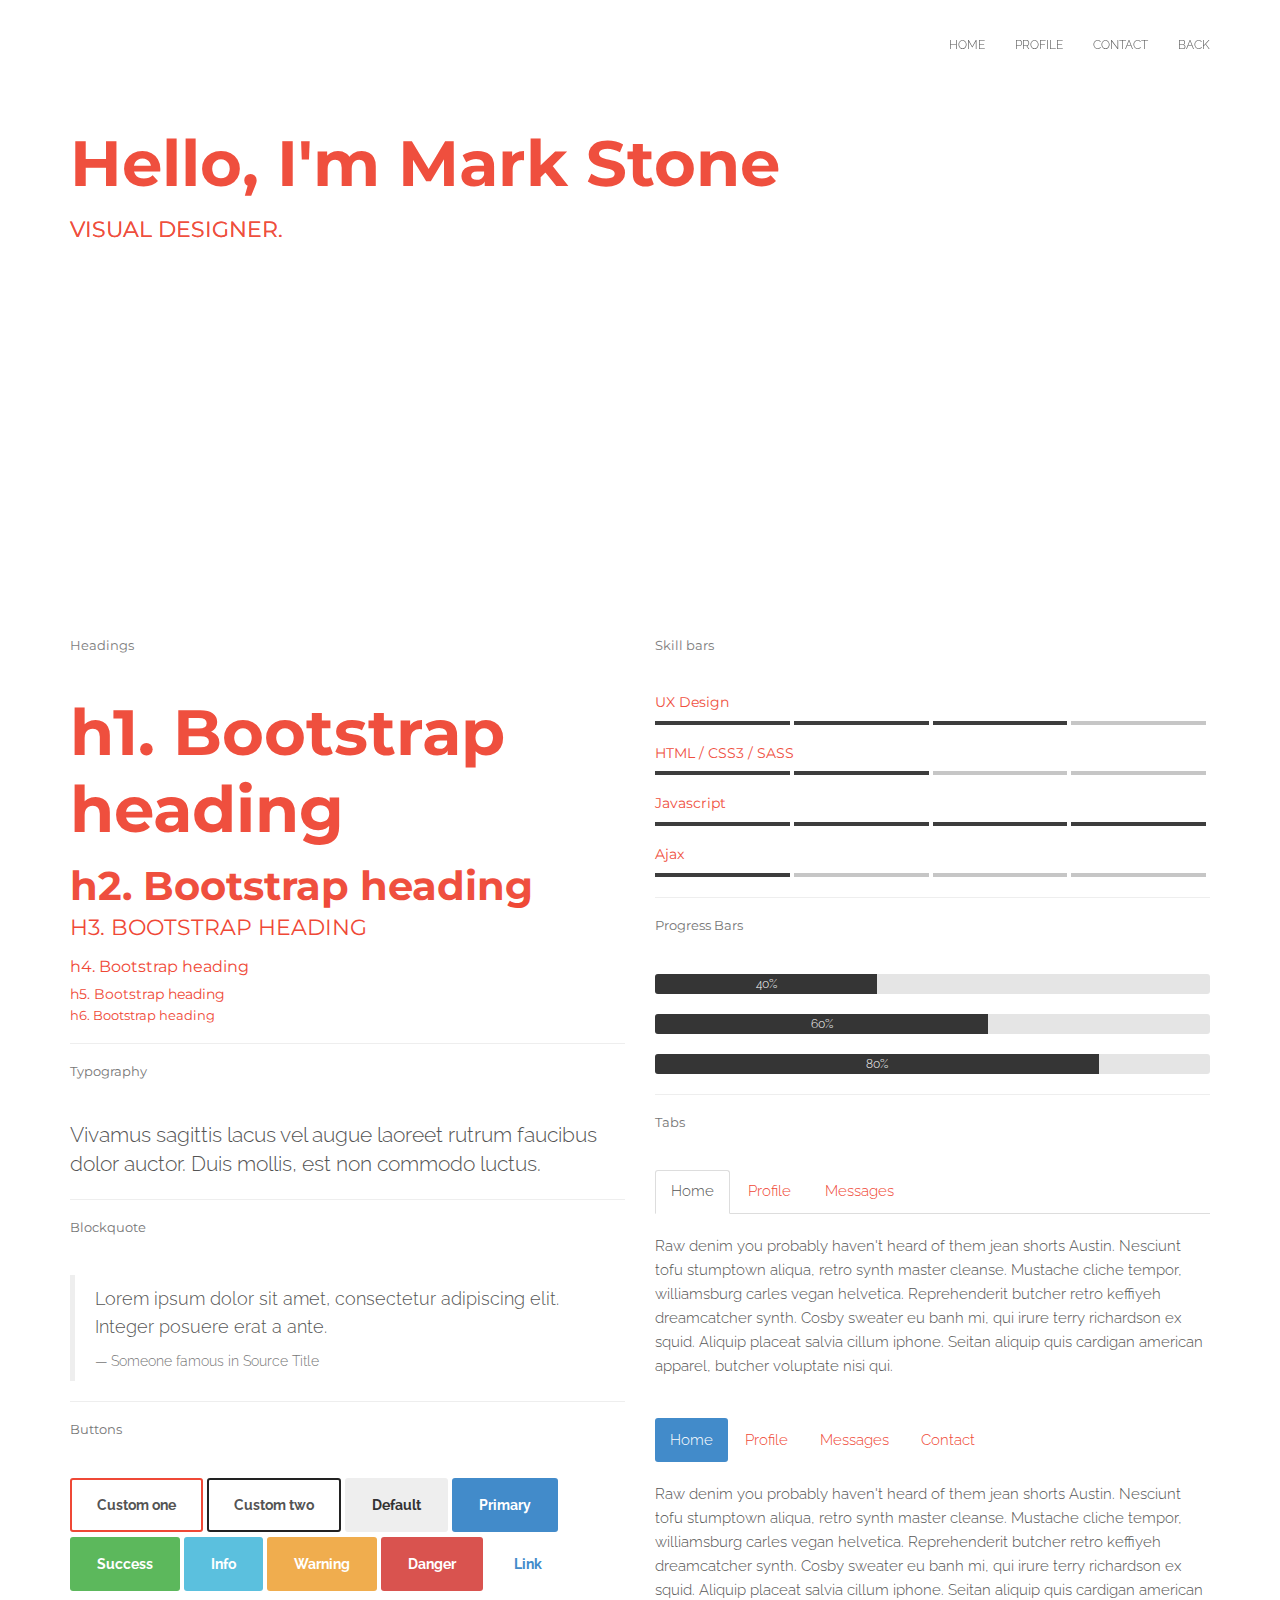
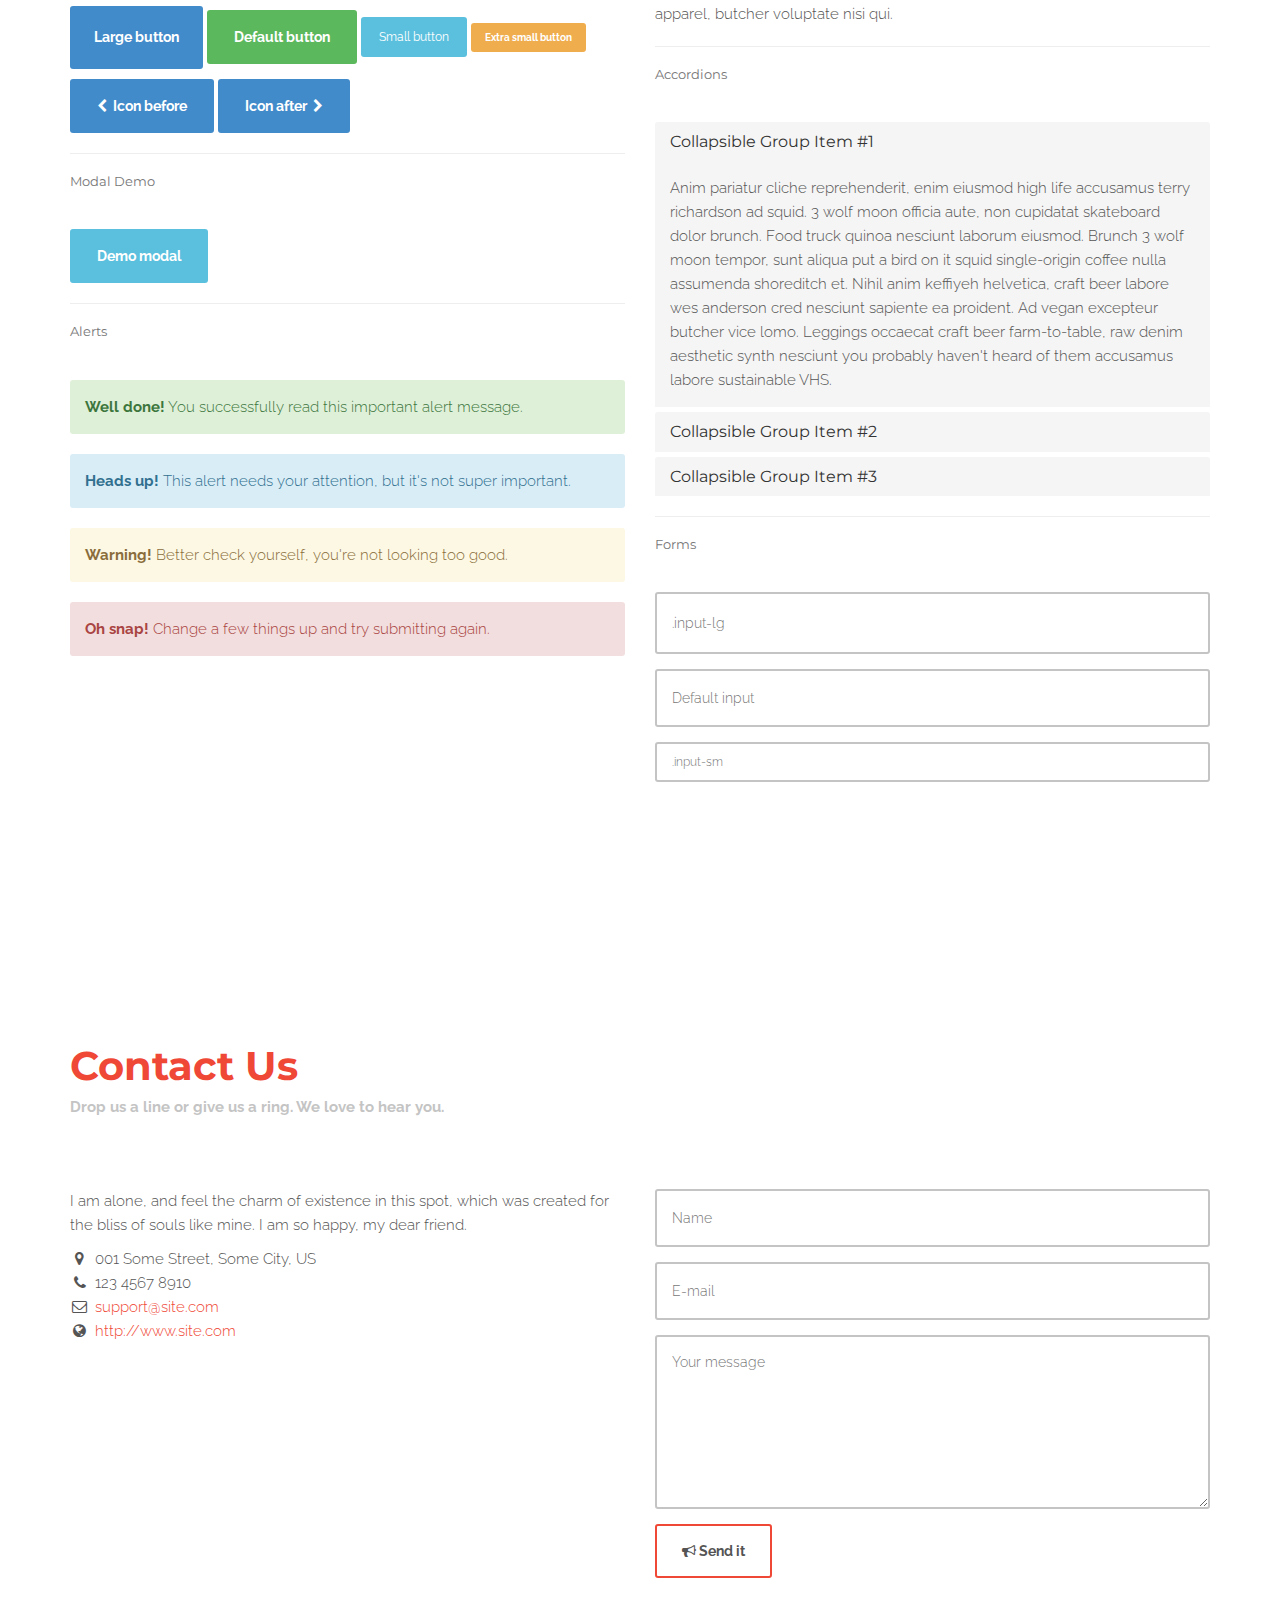
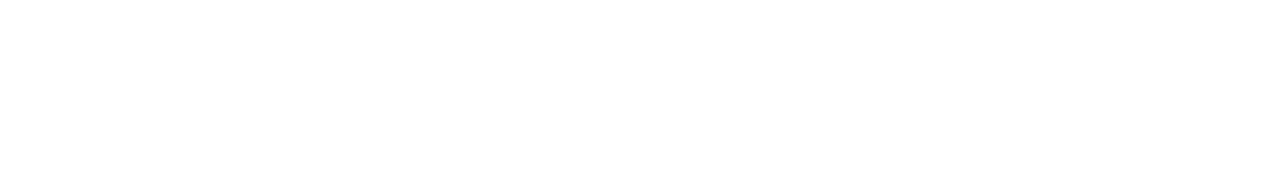
<file: Site/Slideshow/components.html>
﻿<!DOCTYPE html>
<html lang="en">
<head>
	<meta charset="UTF-8">
	<meta name="viewport" content="width=device-width, initial-scale=1.0">
	<meta name="description" content="">
	<meta name="author" content="">

	<title>Components</title>

	<!-- CSS -->
	<!-- Bootstrap core CSS -->
	<link href="assets/bootstrap/css/bootstrap.min.css" rel="stylesheet" media="screen">

	<!-- Owl Carousel -->
	<link href="assets/css/owl.theme.css" rel="stylesheet">
	<link href="assets/css/owl.carousel.css" rel="stylesheet">

	<!-- Magnific-popup lightbox -->
	<link href="assets/css/magnific-popup.css" rel="stylesheet">

	<!-- Simple text rotator -->
	<link href="assets/css/simpletextrotator.css" rel="stylesheet">

	<!-- Font Awesome CSS -->
	<link href="assets/css/font-awesome.min.css" rel="stylesheet" media="screen">

	<!-- Animate css -->
	<link href="assets/css/animate.css" rel="stylesheet">

	<!-- Custom styles CSS -->
	<link href="assets/css/style.css" rel="stylesheet" media="screen">
</head>
<body>

	<div class="wrapper">

		<!-- Preloader -->

		<div id="preloader">
			<div id="status">
				<div class="status-mes"><h4>Mark Stone</h4></div>
			</div>
		</div>

		<!-- Navigation start -->

		<nav class="navbar navbar-custom navbar-fixed-top" role="navigation">
			<div class="container">

				<!-- Brand and toggle get grouped for better mobile display -->
				<div class="navbar-header">
					<button type="button" class="navbar-toggle" data-toggle="collapse" data-target="#bs-example-navbar-collapse-1">
						<span class="sr-only">Toggle navigation</span>
						<span class="icon-bar"></span>
						<span class="icon-bar"></span>
						<span class="icon-bar"></span>
					</button>
					<a class="navbar-brand" href="#">Mark Stone</a>
				</div>

				<!-- Collect the nav links, forms, and other content for toggling -->
				<div class="collapse navbar-collapse" id="bs-example-navbar-collapse-1">
					<ul class="nav navbar-nav navbar-right">
						<li><a href="#intro">home</a></li>
						<li><a href="#components">Profile</a></li>
						<li><a href="#contact">Contact</a></li>
						<li><a href="index.html">Back</a></li>
					</ul>
				</div>

			</div>
		</nav>

		<!-- Navigation end -->

		<!-- Intro section start -->

		<section id="intro" class="section">

			<div class="container">

				<div class="row">

					<div class="col-md-12">

						<div class="hello">
							<h1>Hello, I'm Mark Stone</h1>
							<h3><span class="rotate">Visual Designer. | Front-end Developer. | C# Programmer.</span></h3>
						</div>

						<div class="mouse-icon">
							<div class="wheel"></div>
						</div>
						
					</div>

				</div><!-- .row -->

			</div><!-- .container -->

		</section>

		<!-- Intro section end -->

		<!-- Components section start -->

		<section id="components" class="section">

			<div class="container">

				<div class="row">

					<div class="col-md-6">

						<!-- Headings -->
						<h6 class="text-muted long-down">Headings</h6>
						<h1>h1. Bootstrap heading</h1>
						<h2>h2. Bootstrap heading</h2>
						<h3>h3. Bootstrap heading</h3>
						<h4>h4. Bootstrap heading</h4>
						<h5>h5. Bootstrap heading</h5>
						<h6>h6. Bootstrap heading</h6>

						<hr>
						<!-- Typography -->
						<h6 class="text-muted long-down">Typography</h6>

						<p class="lead">Vivamus sagittis lacus vel augue laoreet rutrum faucibus dolor auctor. Duis mollis, est non commodo luctus.</p>

						<hr>
						<!-- Blockquote -->

						<h6 class="text-muted long-down">Blockquote</h6>
						<blockquote>
							<p>Lorem ipsum dolor sit amet, consectetur adipiscing elit. Integer posuere erat a ante.</p>
							<footer>Someone famous in <cite title="Source Title">Source Title</cite></footer>
						</blockquote>

						<hr>

						<!-- Buttons -->

						<h6 class="text-muted long-down">Buttons</h6>

						<p class="btn-list">
							<button type="button" class="btn btn-custom-1">Custom one</button>
							<button type="button" class="btn btn-custom-2">Custom two</button>
							<button type="button" class="btn btn-default">Default</button>
							<button type="button" class="btn btn-primary">Primary</button>
							<button type="button" class="btn btn-success">Success</button>
							<button type="button" class="btn btn-info">Info</button>
							<button type="button" class="btn btn-warning">Warning</button>
							<button type="button" class="btn btn-danger">Danger</button>
							<button type="button" class="btn btn-link">Link</button>
						</p>

						<p>
							<button type="button" class="btn btn-primary btn-lg">Large button</button>
							<button type="button" class="btn btn-success">Default button</button>
							<button type="button" class="btn btn-info btn-sm">Small button</button>
							<button type="button" class="btn btn-warning btn-xs">Extra small button</button>
						</p>

						<p>
							<button type="button" class="btn btn-primary">
								<i class="icon-before fa fa-chevron-left"></i>Icon before
							</button>
							
							<button type="button" class="btn btn-primary">
								Icon after<i class="icon-after fa fa-chevron-right"></i>
							</button>
						</p>

						<hr>
						<!-- Modal Demo -->

						<h6 class="text-muted long-down">Modal Demo</h6>

						<p>
							<!-- Button trigger modal -->
							<button class="btn btn-info " data-toggle="modal" data-target="#myModal">Demo modal</button>
						</p>

						<!-- Modal -->
						<div class="modal fade" id="myModal" tabindex="-1" role="dialog" aria-labelledby="myModalLabel" aria-hidden="true">
							<div class="modal-dialog">
								<div class="modal-content">
									<div class="modal-header">
										<button type="button" class="close" data-dismiss="modal" aria-hidden="true">×</button>
										<h4 class="modal-title" id="myModalLabel">Modal title</h4>
									</div>
									<div class="modal-body">
										...
									</div>
									<div class="modal-footer">
										<button type="button" class="btn btn-default" data-dismiss="modal">Close</button>
										<button type="button" class="btn btn-primary">Save changes</button>
									</div>
								</div>
							</div>
						</div>

						<hr>

						<!-- Alerts -->

						<h6 class="text-muted long-down">Alerts</h6>

						<div class="alert alert-success">
							<strong>Well done!</strong> You successfully read this important alert message.
						</div>

						<div class="alert alert-info">
							<strong>Heads up!</strong> This alert needs your attention, but it's not super important.
						</div>

						<div class="alert alert-warning">
							<strong>Warning!</strong> Better check yourself, you're not looking too good.
						</div>

						<div class="alert alert-danger long">
							<strong>Oh snap!</strong> Change a few things up and try submitting again.
						</div>

					</div><!-- .col-md -->

					<!--  -->

					<div class="col-lg-6">

						<h6 class="text-muted long-down">Skill bars</h6>

						<h5>UX Design</h5>
						<div class="skill-bar">
							<div class="skill-rate-on"></div>
							<div class="skill-rate-on"></div>
							<div class="skill-rate-on"></div>
							<div class="skill-rate-off"></div>
						</div>

						<h5>HTML / CSS3 / SASS</h5>
						<div class="skill-bar">
							<div class="skill-rate-on"></div>
							<div class="skill-rate-on"></div>
							<div class="skill-rate-off"></div>
							<div class="skill-rate-off"></div>
						</div>

						<h5>Javascript</h5>
						<div class="skill-bar">
							<div class="skill-rate-on"></div>
							<div class="skill-rate-on"></div>
							<div class="skill-rate-on"></div>
							<div class="skill-rate-on"></div>
						</div>

						<h5>Ajax</h5>
						<div class="skill-bar">
							<div class="skill-rate-on"></div>
							<div class="skill-rate-off"></div>
							<div class="skill-rate-off"></div>
							<div class="skill-rate-off"></div>
						</div>

						<hr>

						<!-- Progress Bars -->

						<h6 class="text-muted long-down">Progress Bars</h6>

						<div class="progress">
							<div class="progress-bar" role="progressbar" aria-valuenow="40" aria-valuemin="0" aria-valuemax="100" style="width: 40%">
								40%
							</div>
						</div>

						<div class="progress">
							<div class="progress-bar" role="progressbar" aria-valuenow="60" aria-valuemin="0" aria-valuemax="100" style="width: 60%;">
								60%
							</div>
						</div>

						<div class="progress">
							<div class="progress-bar" role="progressbar" aria-valuenow="80" aria-valuemin="0" aria-valuemax="100" style="width: 80%;">
								80%
							</div>
						</div>

						<hr>

						<!-- Tabs -->

						<h6 class="text-muted long-down">Tabs</h6>

						<!-- Nav tabs -->
						<ul class="nav nav-tabs">
							<li class="active"><a href="#tab1" data-toggle="tab">Home</a></li>
							<li><a href="#tab1" data-toggle="tab">Profile</a></li>
							<li><a href="#tab2" data-toggle="tab">Messages</a></li>
						</ul>

						<!-- Tab panes -->
						<div class="tab-content long-down">

							<div class="tab-pane active" id="tab1">Raw denim you probably haven't heard of them jean shorts Austin. Nesciunt tofu stumptown aliqua, retro synth master cleanse. Mustache cliche tempor, williamsburg carles vegan helvetica. Reprehenderit butcher retro keffiyeh dreamcatcher synth. Cosby sweater eu banh mi, qui irure terry richardson ex squid. Aliquip placeat salvia cillum iphone. Seitan aliquip quis cardigan american apparel, butcher voluptate nisi qui.</div>

							<div class="tab-pane" id="tab2">Mustache cliche tempor, williamsburg carles vegan helvetica. Reprehenderit butcher retro keffiyeh dreamcatcher synth. Cosby sweater eu banh mi, qui irure terry richardson ex squid. Aliquip placeat salvia cillum iphone. Seitan aliquip quis cardigan american apparel, butcher voluptate nisi qui.</div>

							<div class="tab-pane" id="tab3">Raw denim you probably haven't heard of them jean shorts Austin. Nesciunt tofu stumptown aliqua, retro synth master cleanse. Mustache cliche tempor, williamsburg carles vegan helvetica. Reprehenderit butcher retro keffiyeh dreamcatcher synth.</div>
						</div>


						<!-- Nav tabs -->
						<ul class="nav nav-pills">
							<li class="active"><a href="#tab1" data-toggle="tab">Home</a></li>
							<li><a href="#tab11" data-toggle="tab">Profile</a></li>
							<li><a href="#tab22" data-toggle="tab">Messages</a></li>
							<li><a href="#tab33" data-toggle="tab">Contact</a></li>
						</ul>

						<!-- Tab panes -->
						<div class="tab-content long">

							<div class="tab-pane active" id="tab11">Raw denim you probably haven't heard of them jean shorts Austin. Nesciunt tofu stumptown aliqua, retro synth master cleanse. Mustache cliche tempor, williamsburg carles vegan helvetica. Reprehenderit butcher retro keffiyeh dreamcatcher synth. Cosby sweater eu banh mi, qui irure terry richardson ex squid. Aliquip placeat salvia cillum iphone. Seitan aliquip quis cardigan american apparel, butcher voluptate nisi qui.</div>

							<div class="tab-pane" id="tab22">Mustache cliche tempor, williamsburg carles vegan helvetica. Reprehenderit butcher retro keffiyeh dreamcatcher synth. Cosby sweater eu banh mi, qui irure terry richardson ex squid. Aliquip placeat salvia cillum iphone. Seitan aliquip quis cardigan american apparel, butcher voluptate nisi qui.</div>

							<div class="tab-pane" id="tab33">Raw denim you probably haven't heard of them jean shorts Austin. Nesciunt tofu stumptown aliqua, retro synth master cleanse. Mustache cliche tempor, williamsburg carles vegan helvetica. Reprehenderit butcher retro keffiyeh dreamcatcher synth.</div>
						</div>

						<hr>

						<!-- Accordions -->

						<h6 class="text-muted long-down">Accordions</h6>

						<div class="panel-group long" id="accordion">
							<div class="panel panel-default">

								<div class="panel-heading">
									<h4 class="panel-title">
										<a data-toggle="collapse" data-parent="#accordion" href="#collapseOne">
											Collapsible Group Item #1
										</a>
									</h4>
								</div>

								<div id="collapseOne" class="panel-collapse collapse in">
									<div class="panel-body">
										Anim pariatur cliche reprehenderit, enim eiusmod high life accusamus terry richardson ad squid. 3 wolf moon officia aute, non cupidatat skateboard dolor brunch. Food truck quinoa nesciunt laborum eiusmod. Brunch 3 wolf moon tempor, sunt aliqua put a bird on it squid single-origin coffee nulla assumenda shoreditch et. Nihil anim keffiyeh helvetica, craft beer labore wes anderson cred nesciunt sapiente ea proident. Ad vegan excepteur butcher vice lomo. Leggings occaecat craft beer farm-to-table, raw denim aesthetic synth nesciunt you probably haven't heard of them accusamus labore sustainable VHS.
									</div>
								</div>
							</div>

							<div class="panel panel-default">

								<div class="panel-heading">
									<h4 class="panel-title">
										<a data-toggle="collapse" data-parent="#accordion" href="#collapseTwo">
											Collapsible Group Item #2
										</a>
									</h4>
								</div>

								<div id="collapseTwo" class="panel-collapse collapse">
									<div class="panel-body">
										Anim pariatur cliche reprehenderit, enim eiusmod high life accusamus terry richardson ad squid. 3 wolf moon officia aute, non cupidatat skateboard dolor brunch. Food truck quinoa nesciunt laborum eiusmod. Brunch 3 wolf moon tempor, sunt aliqua put a bird on it squid single-origin coffee nulla assumenda shoreditch et. Nihil anim keffiyeh helvetica, craft beer labore wes anderson cred nesciunt sapiente ea proident. Ad vegan excepteur butcher vice lomo. Leggings occaecat craft beer farm-to-table, raw denim aesthetic synth nesciunt you probably haven't heard of them accusamus labore sustainable VHS.
									</div>
								</div>
							</div>

							<div class="panel panel-default">

								<div class="panel-heading">
									<h4 class="panel-title">
										<a data-toggle="collapse" data-parent="#accordion" href="#collapseThree">
											Collapsible Group Item #3
										</a>
									</h4>
								</div>

								<div id="collapseThree" class="panel-collapse collapse">
									<div class="panel-body">
										Anim pariatur cliche reprehenderit, enim eiusmod high life accusamus terry richardson ad squid. 3 wolf moon officia aute, non cupidatat skateboard dolor brunch. Food truck quinoa nesciunt laborum eiusmod. Brunch 3 wolf moon tempor, sunt aliqua put a bird on it squid single-origin coffee nulla assumenda shoreditch et. Nihil anim keffiyeh helvetica, craft beer labore wes anderson cred nesciunt sapiente ea proident. Ad vegan excepteur butcher vice lomo. Leggings occaecat craft beer farm-to-table, raw denim aesthetic synth nesciunt you probably haven't heard of them accusamus labore sustainable VHS.
									</div>
								</div>
							</div>
						</div>

						<hr>

						<!-- Forms -->

						<h6 class="text-muted long-down">Forms</h6>

						<div class="form-group">
							<input class="form-control input-lg" type="text" placeholder=".input-lg">
						</div>

						<div class="form-group">
							<input class="form-control" type="text" placeholder="Default input">
						</div>

						<div class="form-group">
							<input class="form-control input-sm" type="text" placeholder=".input-sm">
						</div>

					</div><!-- .col-md -->

				</div><!-- .row -->

			</div><!-- .container -->

		</section>

		<!-- Components section end -->

		<!-- Contact section start -->

		<section id="contact" class="section">

			<div class="container">

				<div class="row">

					<div class="col-md-12 headline">
						<h2>Contact Us</h2>
						<p>Drop us a line or give us a ring. We love to hear you.</p>
					</div>

					<div class="col-md-6">

						<p>I am alone, and feel the charm of existence in this spot, which was created for the bliss of souls like mine. I am so happy, my dear friend.</p>

						<ul class="icon-list">
							<li><i class="fa fa-fw fa-map-marker"></i>001 Some Street, Some City, US</li>
							<li><i class="fa fa-fw fa-phone"></i>123 4567 8910</li>
							<li><i class="fa fa-fw fa-envelope-o"></i><a href="mailto:">support@site.com</a></li>
							<li><i class="fa fa-fw fa-globe"></i><a href="">http://www.site.com</a></li>
						</ul>

					</div>

					<div class="col-md-6">

						<form id="contact-form" role="form">

							<div class="form-group">
								<label class="sr-only" for="c_name">Name</label>
								<input type="text" id="c_name" class="form-control" name="c_name" placeholder="Name">
							</div>

							<div class="form-group">
								<label class="sr-only" for="c_email">Email address</label>
								<input type="email" id="c_email" class="form-control" name="c_email" placeholder="E-mail">
							</div>

							<div class="form-group">
								<textarea class="form-control" id="c_message" name="c_message" rows="7" placeholder="Your message"></textarea>
							</div>

							<button type="submit" class="btn btn-custom-1"><i class="fa fa-bullhorn"></i> Send it</button>

						</form>

						<div class="ajax-response"></div>

					</div>

				</div><!-- .row -->

			</div><!-- .container -->

		</section>

		<!-- Contact section end -->

		<!-- Footer start -->

		<footer id="footer">

			<div class="container">

				<div class="row">

					<div class="col-md-12">
						<p class="copy">
							© 2014 Mark Stone, All Rights Reserved.
						</p>
					</div>

				</div><!-- .row -->

			</div><!-- .container -->

		</footer>

		<!-- Footer end -->

	</div><!-- .wrapper -->

	<!-- Javascript files -->
	<!-- jQuery -->
	<script src="assets/js/jquery-1.11.0.min.js"></script>
	<!-- Bootstrap JS -->
	<script src="assets/bootstrap/js/bootstrap.min.js"></script>
	<!-- Background slider -->
	<script src="assets/js/jquery.backstretch.min.js"></script>
	<!-- OwlCarousel -->
	<script src="assets/js/owl.carousel.min.js"></script>
	<!-- Modal for portfolio -->
	<script src="assets/js/jquery.magnific-popup.min.js"></script>
	<!-- Text rotator -->
	<script src="assets/js/jquery.simple-text-rotator.min.js"></script>
	<!-- Waypoints -->
	<script src="assets/js/jquery.waypoints.js"></script>
	<!-- CountTo  -->
	<script src="assets/js/jquery.countTo.js"></script>
	<!-- WOW - Reveal Animations When You Scroll -->
	<script src="assets/js/wow.min.js"></script>   
	<!-- Smooth scroll -->
	<script src="assets/js/smoothscroll.js"></script>
	<!-- Custom scripts -->
	<script src="assets/js/custom.js"></script>

</body>
</html>
</file>
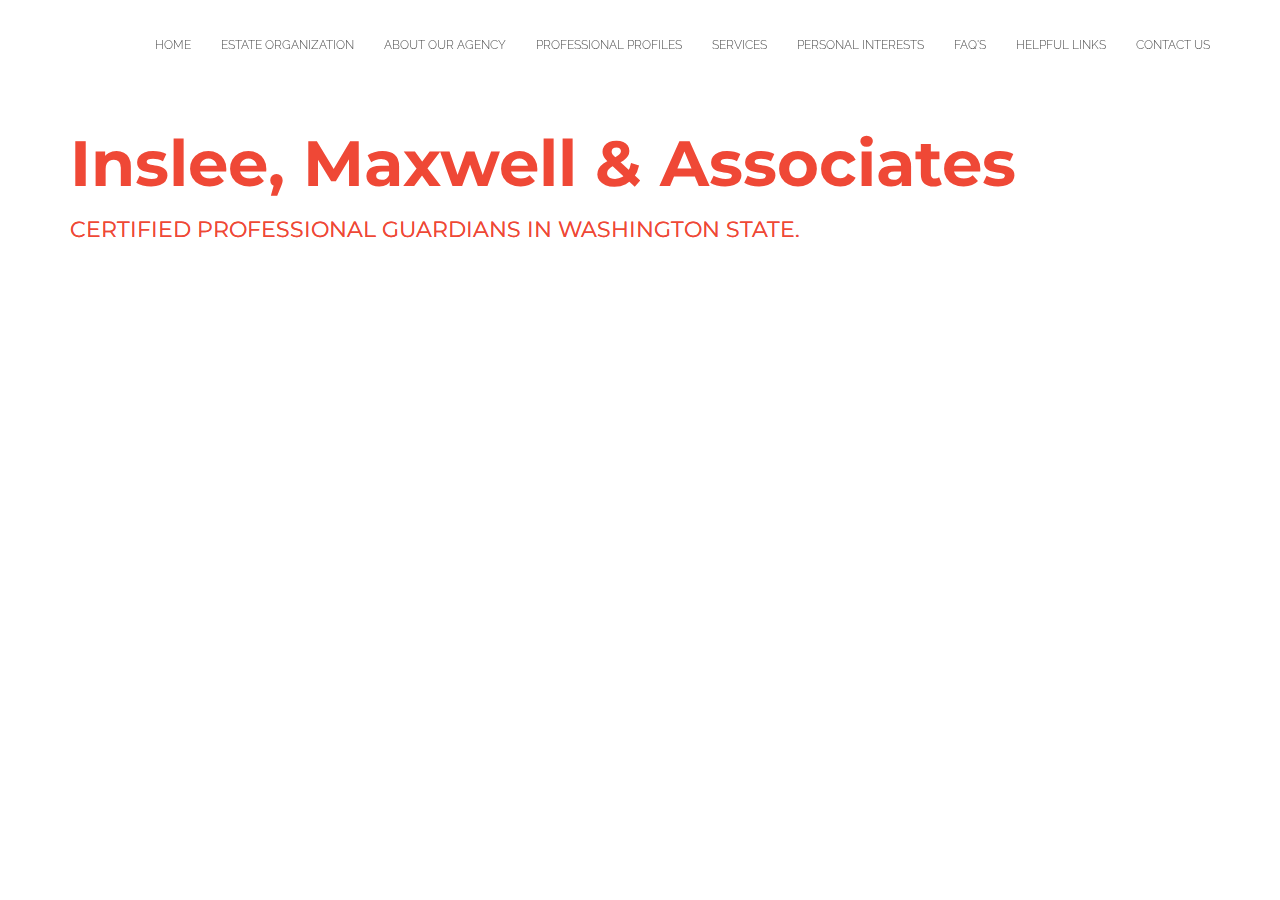
<file: Site/Slideshow/EstateOrganization.html>
<!DOCTYPE html>
<html lang="en">
<head>
	<meta charset="UTF-8">
	<meta name="viewport" content="width=device-width, initial-scale=1.0">
	<meta name="description" content="">
	<meta name="author" content="">

	<title>Inslee Maxwell Associates</title>

	<!-- CSS -->
	<!-- Bootstrap core CSS -->
	<link href="assets/bootstrap/css/bootstrap.min.css" rel="stylesheet" media="screen">

	<!-- Owl Carousel -->
	<link href="assets/css/owl.theme.css" rel="stylesheet">
	<link href="assets/css/owl.carousel.css" rel="stylesheet">

	<!-- Magnific-popup lightbox -->
	<link href="assets/css/magnific-popup.css" rel="stylesheet">

	<!-- Simple text rotator -->
	<link href="assets/css/simpletextrotator.css" rel="stylesheet">

	<!-- Font Awesome CSS -->
	<link href="assets/css/font-awesome.min.css" rel="stylesheet" media="screen">

	<!-- Animate css -->
	<link href="assets/css/animate.css" rel="stylesheet">

	<!-- Custom styles CSS -->
	<link href="assets/css/style.css" rel="stylesheet" media="screen">
</head>
<body>

	<div class="wrapper">

		
		<!-- Navigation start -->

		<nav class="navbar navbar-custom navbar-fixed-top" role="navigation">
			<div class="container">

				<!-- Brand and toggle get grouped for better mobile display -->
				<div class="navbar-header">
					<button type="button" class="navbar-toggle" data-toggle="collapse" data-target="#bs-example-navbar-collapse-1">
						<span class="sr-only">Toggle navigation</span>
						<span class="icon-bar"></span>
						<span class="icon-bar"></span>
						<span class="icon-bar"></span>
					</button>
					<a class="navbar-brand" href="#">IMA</a>
				</div>

				<!-- Collect the nav links, forms, and other content for toggling -->
				<div class="collapse navbar-collapse" id="bs-example-navbar-collapse-1">
					<ul class="nav navbar-nav navbar-right">
						<li><a href="#intro">home</a></li>
						<li><a href="#profile">Estate Organization</a></li>
						<li><a href="#resume">About Our Agency</a></li>
						<li><a href="#portfolio">Professional Profiles</a></li>
						<li><a href="#contact">Services</a></li>
						<li><a href="#contact">Personal Interests</a></li>
						<li><a href="#contact">FAQ'S</a></li>
						<li><a href="#contact">Helpful Links</a></li>
						<li><a href="#contact">Contact Us</a></li>
					</ul>
				</div>

			</div>
		</nav>

		<!-- Navigation end -->

		<!-- Estate Organization start -->

		<section id="intro" class="section">

			<div class="container">

				<div class="row">

					<div class="col-md-12">

						<div class="hello wow bounceInDown">
							<h1>Inslee, Maxwell & Associates</h1>
							<h3><span class="rotate">Certified Professional Guardians In Washington State. | Members of Elder Service Providers and the Alzheimer Society of Washington.
 | Members of the National Guardianship Association (NGA).</span></h3>
						</div>

						

		<footer id="footer">

			<div class="container">

				<div class="row">

					<div class="col-md-12">
						<p class="copy">
							footer items
						</p>
					</div>

				</div><!-- .row -->

			</div><!-- .container -->

		</footer>

		<!-- Footer end -->

	</div><!-- .wrapper -->

	<!-- Javascript files -->
	<!-- jQuery -->
	<script src="assets/js/jquery-1.11.0.min.js"></script>
	<!-- Bootstrap JS -->
	<script src="assets/bootstrap/js/bootstrap.min.js"></script>
	<!-- Background slider -->
	<script src="assets/js/jquery.backstretch.min.js"></script>
	<!-- OwlCarousel -->
	<script src="assets/js/owl.carousel.min.js"></script>
	<!-- Modal for portfolio -->
	<script src="assets/js/jquery.magnific-popup.min.js"></script>
	<!-- Text rotator -->
	<script src="assets/js/jquery.simple-text-rotator.min.js"></script>
	<!-- Waypoints -->
	<script src="assets/js/jquery.waypoints.js"></script>
	<!-- CountTo  -->
	<script src="assets/js/jquery.countTo.js"></script>
	<!-- WOW - Reveal Animations When You Scroll -->
	<script src="assets/js/wow.min.js"></script>   
	<!-- Smooth scroll -->
	<script src="assets/js/smoothscroll.js"></script>
	<!-- Custom scripts -->
	<script src="assets/js/custom.js"></script>

</body>
</html>
</file>
<file: Site/Slideshow/assets/css/simpletextrotator.css>
.rotating {
  display: inline-block;
  -webkit-transform-style: preserve-3d;
  -moz-transform-style: preserve-3d;
  -ms-transform-style: preserve-3d;
  -o-transform-style: preserve-3d;
  transform-style: preserve-3d;
  -webkit-transform: rotateX(0) rotateY(0) rotateZ(0);
  -moz-transform: rotateX(0) rotateY(0) rotateZ(0);
  -ms-transform: rotateX(0) rotateY(0) rotateZ(0);
  -o-transform: rotateX(0) rotateY(0) rotateZ(0);
  transform: rotateX(0) rotateY(0) rotateZ(0);
  -webkit-transition: 0.5s;
  -moz-transition: 0.5s;
  -ms-transition: 0.5s;
  -o-transition: 0.5s;
  transition: 0.5s;
  -webkit-transform-origin-x: 50%;
}

.rotating.flip {
  position: relative;
}

.rotating .front, .rotating .back {
  left: 0;
  top: 0;
  -webkit-backface-visibility: hidden;
  -moz-backface-visibility: hidden;
  -ms-backface-visibility: hidden;
  -o-backface-visibility: hidden;
  backface-visibility: hidden;
}

.rotating .front {
  position: absolute;
  display: inline-block;
  -webkit-transform: translate3d(0,0,1px);
  -moz-transform: translate3d(0,0,1px);
  -ms-transform: translate3d(0,0,1px);
  -o-transform: translate3d(0,0,1px);
  transform: translate3d(0,0,1px);
}

.rotating.flip .front {
  z-index: 1;
}

.rotating .back {
  display: block;
  opacity: 0;
}

.rotating.spin {
  -webkit-transform: rotate(360deg) scale(0);
  -moz-transform: rotate(360deg) scale(0);
  -ms-transform: rotate(360deg) scale(0);
  -o-transform: rotate(360deg) scale(0);
  transform: rotate(360deg) scale(0);
}



.rotating.flip .back {
  z-index: 2;
  display: block;
  opacity: 1;
  
  -webkit-transform: rotateY(180deg) translate3d(0,0,0);
  -moz-transform: rotateY(180deg) translate3d(0,0,0);
  -ms-transform: rotateY(180deg) translate3d(0,0,0);
  -o-transform: rotateY(180deg) translate3d(0,0,0);
  transform: rotateY(180deg) translate3d(0,0,0);
}

.rotating.flip.up .back {
  -webkit-transform: rotateX(180deg) translate3d(0,0,0);
  -moz-transform: rotateX(180deg) translate3d(0,0,0);
  -ms-transform: rotateX(180deg) translate3d(0,0,0);
  -o-transform: rotateX(180deg) translate3d(0,0,0);
  transform: rotateX(180deg) translate3d(0,0,0);
}

.rotating.flip.cube .front {
  -webkit-transform: translate3d(0,0,100px) scale(0.9,0.9);
  -moz-transform: translate3d(0,0,100px) scale(0.85,0.85);
  -ms-transform: translate3d(0,0,100px) scale(0.85,0.85);
  -o-transform: translate3d(0,0,100px) scale(0.85,0.85);
  transform: translate3d(0,0,100px) scale(0.85,0.85);
}

.rotating.flip.cube .back {
  -webkit-transform: rotateY(180deg) translate3d(0,0,100px) scale(0.9,0.9);
  -moz-transform: rotateY(180deg) translate3d(0,0,100px) scale(0.85,0.85);
  -ms-transform: rotateY(180deg) translate3d(0,0,100px) scale(0.85,0.85);
  -o-transform: rotateY(180deg) translate3d(0,0,100px) scale(0.85,0.85);
  transform: rotateY(180deg) translate3d(0,0,100px) scale(0.85,0.85);
}

.rotating.flip.cube.up .back {
  -webkit-transform: rotateX(180deg) translate3d(0,0,100px) scale(0.9,0.9);
  -moz-transform: rotateX(180deg) translate3d(0,0,100px) scale(0.85,0.85);
  -ms-transform: rotateX(180deg) translate3d(0,0,100px) scale(0.85,0.85);
  -o-transform: rotateX(180deg) translate3d(0,0,100px) scale(0.85,0.85);
  transform: rotateX(180deg) translate3d(0,0,100px) scale(0.85,0.85);
}
</file>
<file: Site/Slideshow/assets/css/style.css>
/**
 * Support: web-master72@yandex.ru;
 * Author: web-master72
 * 
 *
/* ---------------------------------------------- /*
 * General styles
/* ---------------------------------------------- */

@import url(http://fonts.googleapis.com/css?family=Montserrat:400,700);
@import url(http://fonts.googleapis.com/css?family=Raleway:400,300,700);

body {
	font: 300 15px/1.6 'Raleway', serif, sans-serif;
	color: #545454;
}

img {
	max-width: 100%;
	height: auto;
}

a {
	color: #EF4836;
}

a:hover {
	color: #C4C4C4;
}

/* ---------------------------------------------- /*
 * Typography
/* ---------------------------------------------- */

h1, h2, h3, h4, h5, h6 {
	font: 400 46px/1.2 'Montserrat', serif, sans-serif;
	margin: 5px 0 5px;
	color: #ef4836;
}

h1 {
	font-size: 64px;
	font-weight: 700;
	margin: 5px 0 15px;
}

h2 {
	font-size: 40px;
	font-weight: 700;
}

h3 {
	font-size: 22px;
	text-transform: uppercase;
	margin: 5px 0 15px;
}

h4 {
	font-size: 16px;
	margin: 5px 0 10px;
}

h5 {
	font-size: 14px;
}

h6 {
	font-size: 13px;
}

/* ---------------------------------------------- /*
 * Transition elsements
/* ---------------------------------------------- */

a,
.btn,
.navbar,
.form-control,
.portfolio-item-description {
	-webkit-transition: all 0.125s ease-in-out 0s;
	   -moz-transition: all 0.125s ease-in-out 0s;
		-ms-transition: all 0.125s ease-in-out 0s;
		 -o-transition: all 0.125s ease-in-out 0s;
			transition: all 0.125s ease-in-out 0s;
}

.portfolio-item-preview {
	-webkit-transition: all 0.3s ease-in-out 0s;
	   -moz-transition: all 0.3s ease-in-out 0s;
		-ms-transition: all 0.3s ease-in-out 0s;
		 -o-transition: all 0.3s ease-in-out 0s;
			transition: all 0.3s ease-in-out 0s;
}

/* ---------------------------------------------- /*
 * Reset box-shadow
/* ---------------------------------------------- */

.btn,
.panel,
.progress,
.form-control,
.modal-content,
.form-control:hover, 
.form-control:focus {
	-webkit-box-shadow: none;
			box-shadow: none;
}

/* ---------------------------------------------- /*
 * Reset border-radius
/* ---------------------------------------------- */

.btn,
.alert,
.avatar,
.progress,
.form-control,
.modal-content,
.panel-group .panel,
.widget-social li a {
	-webkit-border-radius: 3px;
	   -moz-border-radius: 3px;
		 -o-border-radius: 3px;
			border-radius: 3px;
}

/* ---------------------------------------------- /*
 * Inputs styles
/* ---------------------------------------------- */

.form-control {
	background: #FFF;
	border: 2px solid #C4C4C4;
	height: 58px;
	font-size: 14px;
	padding: 15px;
	color: #777;
}

.input-lg, .form-horizontal .form-group-lg .form-control {
	height: 62px;
}

.input-sm, .form-horizontal .form-group-sm .form-control {
	height: 40px;
	font-size: 12px;
}

/* ---------------------------------------------- /*
 * Custom button style
/* ---------------------------------------------- */

.btn {
	font-weight: 700;
	font-size: 14px;
	padding: 17px 27px;
	border: 0;
}

.btn:hover, .btn:focus, .btn:active, .btn.active {
	outline: inherit !important;
}

/* Button icons */

.btn .icon-before {
	margin-right: 6px;
}

.btn .icon-after {
	margin-left: 6px;
}

/* Button size */

.btn-lg, .btn-group-lg > .btn {
	padding: 22px 24px;
	font-size: 14px;
}

.btn-sm, .btn-group-sm > .btn {
	padding: 11px 18px;
	font-weight: 400;
	font-size: 12px;
}

.btn-xs, .btn-group-xs > .btn {
	padding: 7px 14px;
	font-size: 10px;
}

.btn-list .btn {
	margin-bottom: 5px;
}

/* Button types*/

.btn-default {
	background: #EEEEEE;
}

.btn-custom-1, .btn-custom-2 {
	background: transparent;
	border: 2px solid #EF4836;
	padding: 15px 25px;
}

.btn-custom-2 {
	border: 2px solid #222;
}

.btn-custom-1:hover, .btn-custom-1:focus, .btn-custom-1:active, .btn-custom-1.active {
	background: #EF4836;
	border: 2px solid #EF4836;
	color: #FFF;
}

.btn-custom-2:hover, .btn-custom-2:focus, .btn-custom-2:active, .btn-custom-2.active {
	background: #222;
	border: 2px solid #222;
	color: #FFF;
}

/* ---------------------------------------------- /*
 * Alerts style
/* ---------------------------------------------- */

.alert {
	border: 0;
}

/* ---------------------------------------------- /*
 * Skill-bars
/* ---------------------------------------------- */

.skill-bar {
	background: #C4C4C4;
	display: table;
	height: 4px;
	width: 100%;
	margin: 10px -2px 20px -2px;
}

.skill-bar .skill-rate-on {
	background: #353535;
}

.skill-rate-on, .skill-rate-off {
	display: table-cell;
	border-left: 2px solid #FFF;
	border-right: 2px solid #FFF;
}

/* ---------------------------------------------- /*
 * Progress bars
/* ---------------------------------------------- */

.progress {
	background: #E5E5E5;
	margin-top: 10px;
	margin-bottom: 20px;
}

.progress-bar {
	background: #353535;
	box-shadow: none;
}

/* ---------------------------------------------- /*
 * Tabs
/* ---------------------------------------------- */

.nav-pills, .nav-tabs {
	margin-bottom: 20px;
}

.nav-pills > li > a {
	border-radius: 3px;
}

.nav-tabs > li > a {
	border-radius: 3px 3px 0 0;
}

/* ---------------------------------------------- /*
 * Panels
/* ---------------------------------------------- */

.panel {
	border: 0;
}

.panel-body {
	background: #f5f5f5;
}

.panel-group .panel-heading + .panel-collapse > .panel-body {
	border: 0;
}

/* ---------------------------------------------- /*
 * Modal
/* ---------------------------------------------- */

.modal-content {
	border: 0;
}

/* ---------------------------------------------- /*
 * General
/* ---------------------------------------------- */

.wrapper {
	overflow: hidden;
}

.section, .callout {
	position: relative;
	padding: 120px 0;
}

.callout {
	background: #F5F5F5;
}

.headline {
	margin: 0 0 60px;
}

.headline p {
	font-weight: 700;
	color: #C4C4C4;
}

.callout-btn {
	margin-top: 10px;
}

.rotate {
	text-shadow: 0 0 0 !important;
}

.nomargin {
	margin: 0 !important;
}

.long-down {
	margin-bottom: 40px;
}

.icon-list {
	list-style: none;
	padding: 0px;
}

.icon-list > li > i {
	margin-right: 6px;
}

h3 > .fa {
	font-size: 24px;
	margin-right: 6px;
}

.mouse-icon {
	position: relative;
	border: 2px solid #fff;
	border-radius: 16px;
	height: 50px;
	width: 30px;
	margin: 0 auto;
	display: block;
	z-index: 10;
}

.mouse-icon .wheel {
	-webkit-animation-name: drop;
	-webkit-animation-duration: 1s;
	-webkit-animation-timing-function: linear;
	-webkit-animation-delay: 0s;
	-webkit-animation-iteration-count: infinite;
	-webkit-animation-play-state: running;
	animation-name: drop;
	animation-duration: 1s;
	animation-timing-function: linear;
	animation-delay: 0s;
	animation-iteration-count: infinite;
	animation-play-state: running;
}

.mouse-icon .wheel {
	position: relative;
	border-radius: 10px;
	background: #fff;
	width: 4px;
	height: 10px;
	top: 4px;
	margin-left: auto;
	margin-right: auto;
}

@-webkit-keyframes drop	{
	0%   { top:5px;  opacity: 0;}
	30%  { top:10px; opacity: 1;}
	100% { top:25px; opacity: 0;}
}

@keyframes drop	{
	0%   { top:5px;  opacity: 0;}
	30%  { top:10px; opacity: 1;}
	100% { top:25px; opacity: 0;}
}

/* ---------------------------------------------- /*
 * Navigation
/* ---------------------------------------------- */

.navbar {
	background: none;
	border-radius: 0;
	border: 0;
	padding: 20px 0;
	text-transform: uppercase;
	color: #FFF !important;
}

.navbar-custom .nav li a:hover, 
.navbar-custom .nav li a:focus, 
.navbar-custom .nav li.active {
	background: none;
	outline: 0;
	color: #EF4836;
}

.navbar-custom .navbar-brand {
	font: 700 18px/1.2 'Montserrat', serif, sans-serif;
	color: #FFF;
}

.navbar-custom .navbar-nav > li.active {
	border-bottom: 3px solid #FFF;
}

.navbar-custom .navbar-toggle .icon-bar {
	background: #FFF;
}

.navbar-custom .navbar-nav > li > a,
.navbar-custom .navbar-nav .dropdown-menu > li > a {
	color: #4d4d4d;
	font-size: 12px;
}

.navbar-color,
.custom-collapse {
	background: #FFF;
	box-shadow: 0 0 4px rgba(0, 0, 0, .2);
	padding: 0;
}

.navbar-color .navbar-brand,
.custom-collapse .navbar-brand,
.navbar-color .navbar-nav > li > a,
.navbar-color .navbar-nav .dropdown-menu > li > a,
.custom-collapse .navbar-nav > li > a,
.custom-collapse .navbar-nav .dropdown-menu > li > a {
	color: #222;
}

.navbar-color .navbar-nav > li.active {
	border-bottom: 3px solid #222;
}

.custom-collapse .navbar-nav {
	text-align: left;
}

.custom-collapse .navbar-nav > li.active {
	border: 0;
}

.navbar-color .navbar-toggle .icon-bar,
.custom-collapse .navbar-toggle .icon-bar {
	background: #222;
}

/* ---------------------------------------------- /*
 * Home
/* ---------------------------------------------- */

#home {
	padding: 260px 0 160px 0;
	text-align: center;
	color: #FFF;
}

#home h1, #home h2, #home h3, #home h4, #home h5, #home h6 {
	color: #4d4d4d;
}

.hello {
	margin: 0 0 100px;
}

/* ---------------------------------------------- /*
 * Profile-contact
/* ---------------------------------------------- */

#profile-contact1 {
	box-shadow: 0 0 4px rgba(0, 0, 0, .2);
	padding: 20px 0;
}

.profile-item i {
	display: block;
	line-height: 42px;
	font-size: 32px;
	color: #222;
}

.profile-widget {
	margin-bottom: 40px;
}

.widget-social {
	padding: 0;
	margin: 0;
}

.widget-social li {
	display: inline-block;
	margin-right: 5px;
}

.widget-social li a {
	background: #2e2e2e;
	text-align: center;
	display: block;
	width: 40px;
	height: 40px;
	line-height: 40px;
	font-size: 1.25em;
	color: #FFF;
}

.widget-social li a:hover {
	background: #EF4836;
}

.stat .stat-icon {
	margin-bottom: 10px;
	font-size: 32px;
	color: #222;
}

.stat .stat-icon i {
	margin-right: 10px;
}
/* ---------------------------------------------- /*
 * Estate Organization
/* ---------------------------------------------- */
.Estate{
	padding-bottom: 20px;
}
.pen{
	padding-bottom: 20px;
}
.second-row{
	border-left-style: solid;
	border-right-style: solid;
    border-width: medium;
    border-color: #000;
}



/* ---------------------------------------------- /*
 * Social Service
/* ---------------------------------------------- */

.socialservice{
	padding-top: 20px;
}
.caregiver{
	padding-top: 28px;
}
.caregiver2{
	padding-top: 80px;
}

.service {
	margin: 0 0 40px;
}

.service .icon {
	font-size: 32px;
	margin: 0 0 5px;
	color: #222;
}
/* ---------------------------------------------- /*
 * FAQ
/* ---------------------------------------------- */
.faq{
	padding-top: 40px;
}
.questions{
	padding-top: 40px;
}

/* ---------------------------------------------- /*
 * Resume
/* ---------------------------------------------- */

.resume-items {
	margin-bottom: 40px;
}

.resume-place {
	margin-bottom: 20px;
}

.resume-place > i,
.resume-place > h4 > i {
	color: #C4C4C4;
	font-size: 14px;
	margin-right: 5px;
}

/* ---------------------------------------------- /*
 * Clients
/* ---------------------------------------------- */

.owl-theme .owl-item {
	text-align: center;
}

.owl-theme .owl-controls .owl-page span {
	margin: 0 4px;
}

.owl-theme .owl-controls .owl-page span {
	border-radius: 0;
	width: 40px;
	height: 4px;
}

.owl-theme .owl-controls .owl-pagination {
	margin-top: 20px;
}

/* ---------------------------------------------- /*
 * Profiles
/* ---------------------------------------------- */

.profile1descr{
	padding-top: 50px;
	}

.profile{
	border-bottom-style: solid;
	border-bottom-width: thin;
	border-bottom-color: #000;
}
.portfolio-item {
	margin-bottom: 20px;
	overflow: hidden;
}

.portfolio-item-preview {
	position: relative;
}

.portfolio-item:hover .portfolio-item-preview {
	-webkit-transform: scale(1.1) rotate(2deg);
	   -moz-transform: scale(1.3) rotate(3deg);
		-ms-transform: scale(1.3) rotate(3deg);
		 -o-transform: scale(1.3) rotate(3deg);
			transform: scale(1.2) rotate(3deg);
}

.portfolio-item:hover .portfolio-item-description {
	opacity: 1;
	bottom: 0;
}

.portfolio-item-description {
	background: rgba(255, 255, 255, .85);
	position: absolute;
	right: 0;
	bottom: -70px;
	left: 0;
	padding: 25px;
	text-align: center;
	opacity: 0;
	color: #222;
}

/* ---------------------------------------------- /*
 * Contact
/* ---------------------------------------------- */

#contact1 {
	background: #534741;
	color: #FFF;
}

#contact1 h1, #contact1 h2, #contact1 h3, #contact1 h4, #contact1 h5, #contact1 h6 {
	color: #FFF;
}

#contact1 .form-control {
	border: 0;
}

.ajax-response {
	margin-top: 15px;
}

#footer {
	
	padding: 20px 0;
	color: #FFF;
}

#footer .copy {
	font-size: 12px;
	margin: 5px 0;
}

/* ---------------------------------------------- /*
 * Preloader
/* ---------------------------------------------- */

#preloader {
	background: #FFF;
	bottom: 0;
	left: 0;
	position: fixed;
	right: 0;
	top: 0;
	z-index: 9999;
}

#status, .status-mes {
	background-image: url(../images/488.GIF);
	background-position: center;
	background-repeat: no-repeat;
	height: 200px;
	left: 50%;
	margin: -100px 0 0 -100px;
	position: absolute;
	top: 50%;
	width: 200px;
}

.status-mes {
	background: none;
	left: 0;
	margin: 0;
	text-align: center;
	top: 65%; 
}

.status-mes h4 {
	color: #222;
	margin-top: 30px;
}

/* ---------------------------------------------- /*
 * Media
/* ---------------------------------------------- */

@media (max-width: 767px) {

	.wrapper {
		text-align: center;
	}

	#profile-contact1 .profile-item {
		margin: 0 0 20px;
	}

	#stats .stat {
		margin: 0 0 20px;
	}

}
</file>
<file: Site/Image/assets/css/simpletextrotator.css>
.rotating {
  display: inline-block;
  -webkit-transform-style: preserve-3d;
  -moz-transform-style: preserve-3d;
  -ms-transform-style: preserve-3d;
  -o-transform-style: preserve-3d;
  transform-style: preserve-3d;
  -webkit-transform: rotateX(0) rotateY(0) rotateZ(0);
  -moz-transform: rotateX(0) rotateY(0) rotateZ(0);
  -ms-transform: rotateX(0) rotateY(0) rotateZ(0);
  -o-transform: rotateX(0) rotateY(0) rotateZ(0);
  transform: rotateX(0) rotateY(0) rotateZ(0);
  -webkit-transition: 0.5s;
  -moz-transition: 0.5s;
  -ms-transition: 0.5s;
  -o-transition: 0.5s;
  transition: 0.5s;
  -webkit-transform-origin-x: 50%;
}

.rotating.flip {
  position: relative;
}

.rotating .front, .rotating .back {
  left: 0;
  top: 0;
  -webkit-backface-visibility: hidden;
  -moz-backface-visibility: hidden;
  -ms-backface-visibility: hidden;
  -o-backface-visibility: hidden;
  backface-visibility: hidden;
}

.rotating .front {
  position: absolute;
  display: inline-block;
  -webkit-transform: translate3d(0,0,1px);
  -moz-transform: translate3d(0,0,1px);
  -ms-transform: translate3d(0,0,1px);
  -o-transform: translate3d(0,0,1px);
  transform: translate3d(0,0,1px);
}

.rotating.flip .front {
  z-index: 1;
}

.rotating .back {
  display: block;
  opacity: 0;
}

.rotating.spin {
  -webkit-transform: rotate(360deg) scale(0);
  -moz-transform: rotate(360deg) scale(0);
  -ms-transform: rotate(360deg) scale(0);
  -o-transform: rotate(360deg) scale(0);
  transform: rotate(360deg) scale(0);
}



.rotating.flip .back {
  z-index: 2;
  display: block;
  opacity: 1;
  
  -webkit-transform: rotateY(180deg) translate3d(0,0,0);
  -moz-transform: rotateY(180deg) translate3d(0,0,0);
  -ms-transform: rotateY(180deg) translate3d(0,0,0);
  -o-transform: rotateY(180deg) translate3d(0,0,0);
  transform: rotateY(180deg) translate3d(0,0,0);
}

.rotating.flip.up .back {
  -webkit-transform: rotateX(180deg) translate3d(0,0,0);
  -moz-transform: rotateX(180deg) translate3d(0,0,0);
  -ms-transform: rotateX(180deg) translate3d(0,0,0);
  -o-transform: rotateX(180deg) translate3d(0,0,0);
  transform: rotateX(180deg) translate3d(0,0,0);
}

.rotating.flip.cube .front {
  -webkit-transform: translate3d(0,0,100px) scale(0.9,0.9);
  -moz-transform: translate3d(0,0,100px) scale(0.85,0.85);
  -ms-transform: translate3d(0,0,100px) scale(0.85,0.85);
  -o-transform: translate3d(0,0,100px) scale(0.85,0.85);
  transform: translate3d(0,0,100px) scale(0.85,0.85);
}

.rotating.flip.cube .back {
  -webkit-transform: rotateY(180deg) translate3d(0,0,100px) scale(0.9,0.9);
  -moz-transform: rotateY(180deg) translate3d(0,0,100px) scale(0.85,0.85);
  -ms-transform: rotateY(180deg) translate3d(0,0,100px) scale(0.85,0.85);
  -o-transform: rotateY(180deg) translate3d(0,0,100px) scale(0.85,0.85);
  transform: rotateY(180deg) translate3d(0,0,100px) scale(0.85,0.85);
}

.rotating.flip.cube.up .back {
  -webkit-transform: rotateX(180deg) translate3d(0,0,100px) scale(0.9,0.9);
  -moz-transform: rotateX(180deg) translate3d(0,0,100px) scale(0.85,0.85);
  -ms-transform: rotateX(180deg) translate3d(0,0,100px) scale(0.85,0.85);
  -o-transform: rotateX(180deg) translate3d(0,0,100px) scale(0.85,0.85);
  transform: rotateX(180deg) translate3d(0,0,100px) scale(0.85,0.85);
}
</file>
<file: Site/Image/assets/css/style.css>
/**
 * Support: web-master72@yandex.ru;
 * Author: web-master72
 * 
 *
/* ---------------------------------------------- /*
 * General styles
/* ---------------------------------------------- */

@import url(http://fonts.googleapis.com/css?family=Montserrat:400,700);
@import url(http://fonts.googleapis.com/css?family=Raleway:400,300,700);

body {
	font: 300 15px/1.6 'Raleway', serif, sans-serif;
	color: #545454;
}

img {
	max-width: 100%;
	height: auto;
}

a {
	color: #EF4836;
}

a:hover {
	color: #C4C4C4;
}

/* ---------------------------------------------- /*
 * Typography
/* ---------------------------------------------- */

h1, h2, h3, h4, h5, h6 {
	font: 400 46px/1.2 'Montserrat', serif, sans-serif;
	margin: 5px 0 5px;
	color: #222;
}

h1 {
	font-size: 64px;
	font-weight: 700;
	margin: 5px 0 15px;
}

h2 {
	font-size: 40px;
	font-weight: 700;
}

h3 {
	font-size: 22px;
	text-transform: uppercase;
	margin: 5px 0 15px;
}

h4 {
	font-size: 16px;
	margin: 5px 0 10px;
}

h5 {
	font-size: 14px;
}

h6 {
	font-size: 13px;
}

/* ---------------------------------------------- /*
 * Transition elsements
/* ---------------------------------------------- */

a,
.btn,
.navbar,
.form-control,
.portfolio-item-description {
	-webkit-transition: all 0.125s ease-in-out 0s;
	   -moz-transition: all 0.125s ease-in-out 0s;
		-ms-transition: all 0.125s ease-in-out 0s;
		 -o-transition: all 0.125s ease-in-out 0s;
			transition: all 0.125s ease-in-out 0s;
}

.portfolio-item-preview {
	-webkit-transition: all 0.3s ease-in-out 0s;
	   -moz-transition: all 0.3s ease-in-out 0s;
		-ms-transition: all 0.3s ease-in-out 0s;
		 -o-transition: all 0.3s ease-in-out 0s;
			transition: all 0.3s ease-in-out 0s;
}

/* ---------------------------------------------- /*
 * Reset box-shadow
/* ---------------------------------------------- */

.btn,
.panel,
.progress,
.form-control,
.modal-content,
.form-control:hover, 
.form-control:focus {
	-webkit-box-shadow: none;
			box-shadow: none;
}

/* ---------------------------------------------- /*
 * Reset border-radius
/* ---------------------------------------------- */

.btn,
.alert,
.avatar,
.progress,
.form-control,
.modal-content,
.panel-group .panel,
.widget-social li a {
	-webkit-border-radius: 3px;
	   -moz-border-radius: 3px;
		 -o-border-radius: 3px;
			border-radius: 3px;
}

/* ---------------------------------------------- /*
 * Inputs styles
/* ---------------------------------------------- */

.form-control {
	background: #FFF;
	border: 2px solid #C4C4C4;
	height: 58px;
	font-size: 14px;
	padding: 15px;
	color: #777;
}

.input-lg, .form-horizontal .form-group-lg .form-control {
	height: 62px;
}

.input-sm, .form-horizontal .form-group-sm .form-control {
	height: 40px;
	font-size: 12px;
}

/* ---------------------------------------------- /*
 * Custom button style
/* ---------------------------------------------- */

.btn {
	font-weight: 700;
	font-size: 14px;
	padding: 17px 27px;
	border: 0;
}

.btn:hover, .btn:focus, .btn:active, .btn.active {
	outline: inherit !important;
}

/* Button icons */

.btn .icon-before {
	margin-right: 6px;
}

.btn .icon-after {
	margin-left: 6px;
}

/* Button size */

.btn-lg, .btn-group-lg > .btn {
	padding: 22px 24px;
	font-size: 14px;
}

.btn-sm, .btn-group-sm > .btn {
	padding: 11px 18px;
	font-weight: 400;
	font-size: 12px;
}

.btn-xs, .btn-group-xs > .btn {
	padding: 7px 14px;
	font-size: 10px;
}

.btn-list .btn {
	margin-bottom: 5px;
}

/* Button types*/

.btn-default {
	background: #EEEEEE;
}

.btn-custom-1, .btn-custom-2 {
	background: transparent;
	border: 2px solid #EF4836;
	padding: 15px 25px;
}

.btn-custom-2 {
	border: 2px solid #222;
}

.btn-custom-1:hover, .btn-custom-1:focus, .btn-custom-1:active, .btn-custom-1.active {
	background: #EF4836;
	border: 2px solid #EF4836;
	color: #FFF;
}

.btn-custom-2:hover, .btn-custom-2:focus, .btn-custom-2:active, .btn-custom-2.active {
	background: #222;
	border: 2px solid #222;
	color: #FFF;
}

/* ---------------------------------------------- /*
 * Alerts style
/* ---------------------------------------------- */

.alert {
	border: 0;
}

/* ---------------------------------------------- /*
 * Skill-bars
/* ---------------------------------------------- */

.skill-bar {
	background: #C4C4C4;
	display: table;
	height: 4px;
	width: 100%;
	margin: 10px -2px 20px -2px;
}

.skill-bar .skill-rate-on {
	background: #353535;
}

.skill-rate-on, .skill-rate-off {
	display: table-cell;
	border-left: 2px solid #FFF;
	border-right: 2px solid #FFF;
}

/* ---------------------------------------------- /*
 * Progress bars
/* ---------------------------------------------- */

.progress {
	background: #E5E5E5;
	margin-top: 10px;
	margin-bottom: 20px;
}

.progress-bar {
	background: #353535;
	box-shadow: none;
}

/* ---------------------------------------------- /*
 * Tabs
/* ---------------------------------------------- */

.nav-pills, .nav-tabs {
	margin-bottom: 20px;
}

.nav-pills > li > a {
	border-radius: 3px;
}

.nav-tabs > li > a {
	border-radius: 3px 3px 0 0;
}

/* ---------------------------------------------- /*
 * Panels
/* ---------------------------------------------- */

.panel {
	border: 0;
}

.panel-body {
	background: #f5f5f5;
}

.panel-group .panel-heading + .panel-collapse > .panel-body {
	border: 0;
}

/* ---------------------------------------------- /*
 * Modal
/* ---------------------------------------------- */

.modal-content {
	border: 0;
}

/* ---------------------------------------------- /*
 * General
/* ---------------------------------------------- */

.wrapper {
	overflow: hidden;
}

.section, .callout {
	position: relative;
	padding: 120px 0;
}

.callout {
	background: #F5F5F5;
}

.headline {
	margin: 0 0 60px;
}

.headline p {
	font-weight: 700;
	color: #C4C4C4;
}

.callout-btn {
	margin-top: 10px;
}

.rotate {
	text-shadow: 0 0 0 !important;
}

.nomargin {
	margin: 0 !important;
}

.long-down {
	margin-bottom: 40px;
}

.icon-list {
	list-style: none;
	padding: 0px;
}

.icon-list > li > i {
	margin-right: 6px;
}

h3 > .fa {
	font-size: 24px;
	margin-right: 6px;
}

.mouse-icon {
	position: relative;
	border: 2px solid #fff;
	border-radius: 16px;
	height: 50px;
	width: 30px;
	margin: 0 auto;
	display: block;
	z-index: 10;
}

.mouse-icon .wheel {
	-webkit-animation-name: drop;
	-webkit-animation-duration: 1s;
	-webkit-animation-timing-function: linear;
	-webkit-animation-delay: 0s;
	-webkit-animation-iteration-count: infinite;
	-webkit-animation-play-state: running;
	animation-name: drop;
	animation-duration: 1s;
	animation-timing-function: linear;
	animation-delay: 0s;
	animation-iteration-count: infinite;
	animation-play-state: running;
}

.mouse-icon .wheel {
	position: relative;
	border-radius: 10px;
	background: #fff;
	width: 4px;
	height: 10px;
	top: 4px;
	margin-left: auto;
	margin-right: auto;
}

@-webkit-keyframes drop	{
	0%   { top:5px;  opacity: 0;}
	30%  { top:10px; opacity: 1;}
	100% { top:25px; opacity: 0;}
}

@keyframes drop	{
	0%   { top:5px;  opacity: 0;}
	30%  { top:10px; opacity: 1;}
	100% { top:25px; opacity: 0;}
}

/* ---------------------------------------------- /*
 * Navigation
/* ---------------------------------------------- */

.navbar {
	background: none;
	border-radius: 0;
	border: 0;
	padding: 20px 0;
	text-transform: uppercase;
	color: #FFF !important;
}

.navbar-custom .nav li a:hover, 
.navbar-custom .nav li a:focus, 
.navbar-custom .nav li.active {
	background: none;
	outline: 0;
	color: #EF4836;
}

.navbar-custom .navbar-brand {
	font: 700 18px/1.2 'Montserrat', serif, sans-serif;
	color: #FFF;
}

.navbar-custom .navbar-nav > li.active {
	border-bottom: 3px solid #FFF;
}

.navbar-custom .navbar-toggle .icon-bar {
	background: #FFF;
}

.navbar-custom .navbar-nav > li > a,
.navbar-custom .navbar-nav .dropdown-menu > li > a {
	color: #FFF;
	font-size: 12px;
}

.navbar-color,
.custom-collapse {
	background: #FFF;
	box-shadow: 0 0 4px rgba(0, 0, 0, .2);
	padding: 0;
}

.navbar-color .navbar-brand,
.custom-collapse .navbar-brand,
.navbar-color .navbar-nav > li > a,
.navbar-color .navbar-nav .dropdown-menu > li > a,
.custom-collapse .navbar-nav > li > a,
.custom-collapse .navbar-nav .dropdown-menu > li > a {
	color: #222;
}

.navbar-color .navbar-nav > li.active {
	border-bottom: 3px solid #222;
}

.custom-collapse .navbar-nav {
	text-align: left;
}

.custom-collapse .navbar-nav > li.active {
	border: 0;
}

.navbar-color .navbar-toggle .icon-bar,
.custom-collapse .navbar-toggle .icon-bar {
	background: #222;
}

/* ---------------------------------------------- /*
 * Intro
/* ---------------------------------------------- */

#intro {
	padding: 260px 0 160px 0;
	text-align: center;
	color: #FFF;
}

#intro h1, #intro h2, #intro h3, #intro h4, #intro h5, #intro h6 {
	color: #FFF;
}

.hello {
	margin: 0 0 100px;
}

/* ---------------------------------------------- /*
 * Profile-contact
/* ---------------------------------------------- */

#profile-contact {
	box-shadow: 0 0 4px rgba(0, 0, 0, .2);
	padding: 20px 0;
}

.profile-item i {
	display: block;
	line-height: 42px;
	font-size: 32px;
	color: #222;
}

.profile-widget {
	margin-bottom: 40px;
}

.widget-social {
	padding: 0;
	margin: 0;
}

.widget-social li {
	display: inline-block;
	margin-right: 5px;
}

.widget-social li a {
	background: #2e2e2e;
	text-align: center;
	display: block;
	width: 40px;
	height: 40px;
	line-height: 40px;
	font-size: 1.25em;
	color: #FFF;
}

.widget-social li a:hover {
	background: #EF4836;
}

.stat .stat-icon {
	margin-bottom: 10px;
	font-size: 32px;
	color: #222;
}

.stat .stat-icon i {
	margin-right: 10px;
}

/* ---------------------------------------------- /*
 * Service
/* ---------------------------------------------- */

.service {
	margin: 0 0 40px;
}

.service .icon {
	font-size: 32px;
	margin: 0 0 5px;
	color: #222;
}

/* ---------------------------------------------- /*
 * Resume
/* ---------------------------------------------- */

.resume-items {
	margin-bottom: 40px;
}

.resume-place {
	margin-bottom: 20px;
}

.resume-place > i,
.resume-place > h4 > i {
	color: #C4C4C4;
	font-size: 14px;
	margin-right: 5px;
}

/* ---------------------------------------------- /*
 * Clients
/* ---------------------------------------------- */

.owl-theme .owl-item {
	text-align: center;
}

.owl-theme .owl-controls .owl-page span {
	margin: 0 4px;
}

.owl-theme .owl-controls .owl-page span {
	border-radius: 0;
	width: 40px;
	height: 4px;
}

.owl-theme .owl-controls .owl-pagination {
	margin-top: 20px;
}

/* ---------------------------------------------- /*
 * Portfolio
/* ---------------------------------------------- */

.portfolio-item {
	margin-bottom: 20px;
	overflow: hidden;
}

.portfolio-item-preview {
	position: relative;
}

.portfolio-item:hover .portfolio-item-preview {
	-webkit-transform: scale(1.1) rotate(2deg);
	   -moz-transform: scale(1.3) rotate(3deg);
		-ms-transform: scale(1.3) rotate(3deg);
		 -o-transform: scale(1.3) rotate(3deg);
			transform: scale(1.2) rotate(3deg);
}

.portfolio-item:hover .portfolio-item-description {
	opacity: 1;
	bottom: 0;
}

.portfolio-item-description {
	background: rgba(255, 255, 255, .85);
	position: absolute;
	right: 0;
	bottom: -70px;
	left: 0;
	padding: 25px;
	text-align: center;
	opacity: 0;
	color: #222;
}

/* ---------------------------------------------- /*
 * Contact
/* ---------------------------------------------- */

#contact {
	background: #18191a;
	color: #FFF;
}

#contact h1, #contact h2, #contact h3, #contact h4, #contact h5, #contact h6 {
	color: #FFF;
}

#contact .form-control {
	border: 0;
}

.ajax-response {
	margin-top: 15px;
}

#footer {
	background: #141414;
	padding: 20px 0;
	color: #FFF;
}

#footer .copy {
	font-size: 12px;
	margin: 5px 0;
}

/* ---------------------------------------------- /*
 * Preloader
/* ---------------------------------------------- */

#preloader {
	background: #FFF;
	bottom: 0;
	left: 0;
	position: fixed;
	right: 0;
	top: 0;
	z-index: 9999;
}

#status, .status-mes {
	background-image: url(../images/m1.jpg);
	background-position: center;
	background-repeat: no-repeat;
	height: 200px;
	left: 50%;
	margin: -100px 0 0 -100px;
	position: absolute;
	top: 50%;
	width: 200px;
}

.status-mes {
	background: none;
	left: 0;
	margin: 0;
	text-align: center;
	top: 65%; 
}

.status-mes h4 {
	color: #222;
	margin-top: 30px;
}

/* ---------------------------------------------- /*
 * Media
/* ---------------------------------------------- */

@media (max-width: 767px) {

	.wrapper {
		text-align: center;
	}

	#profile-contact .profile-item {
		margin: 0 0 20px;
	}

	#stats .stat {
		margin: 0 0 20px;
	}

}
</file>
